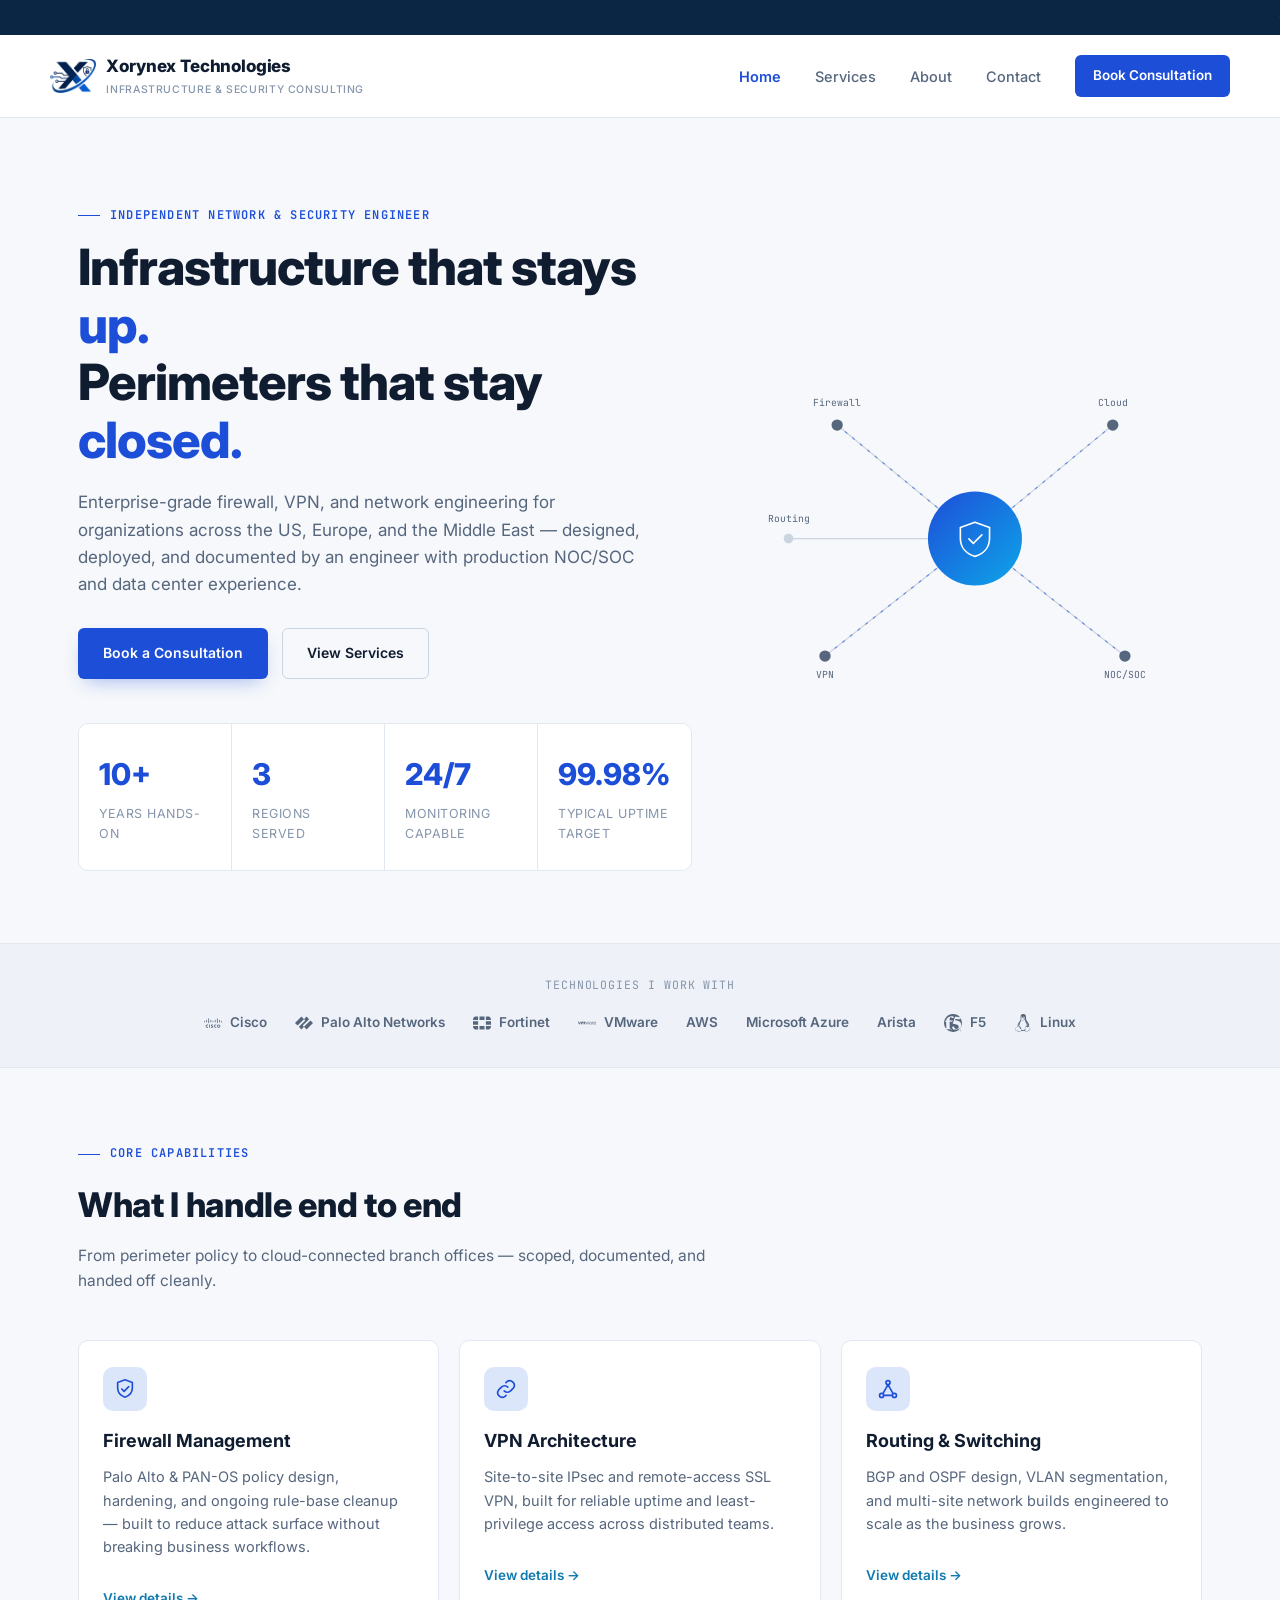
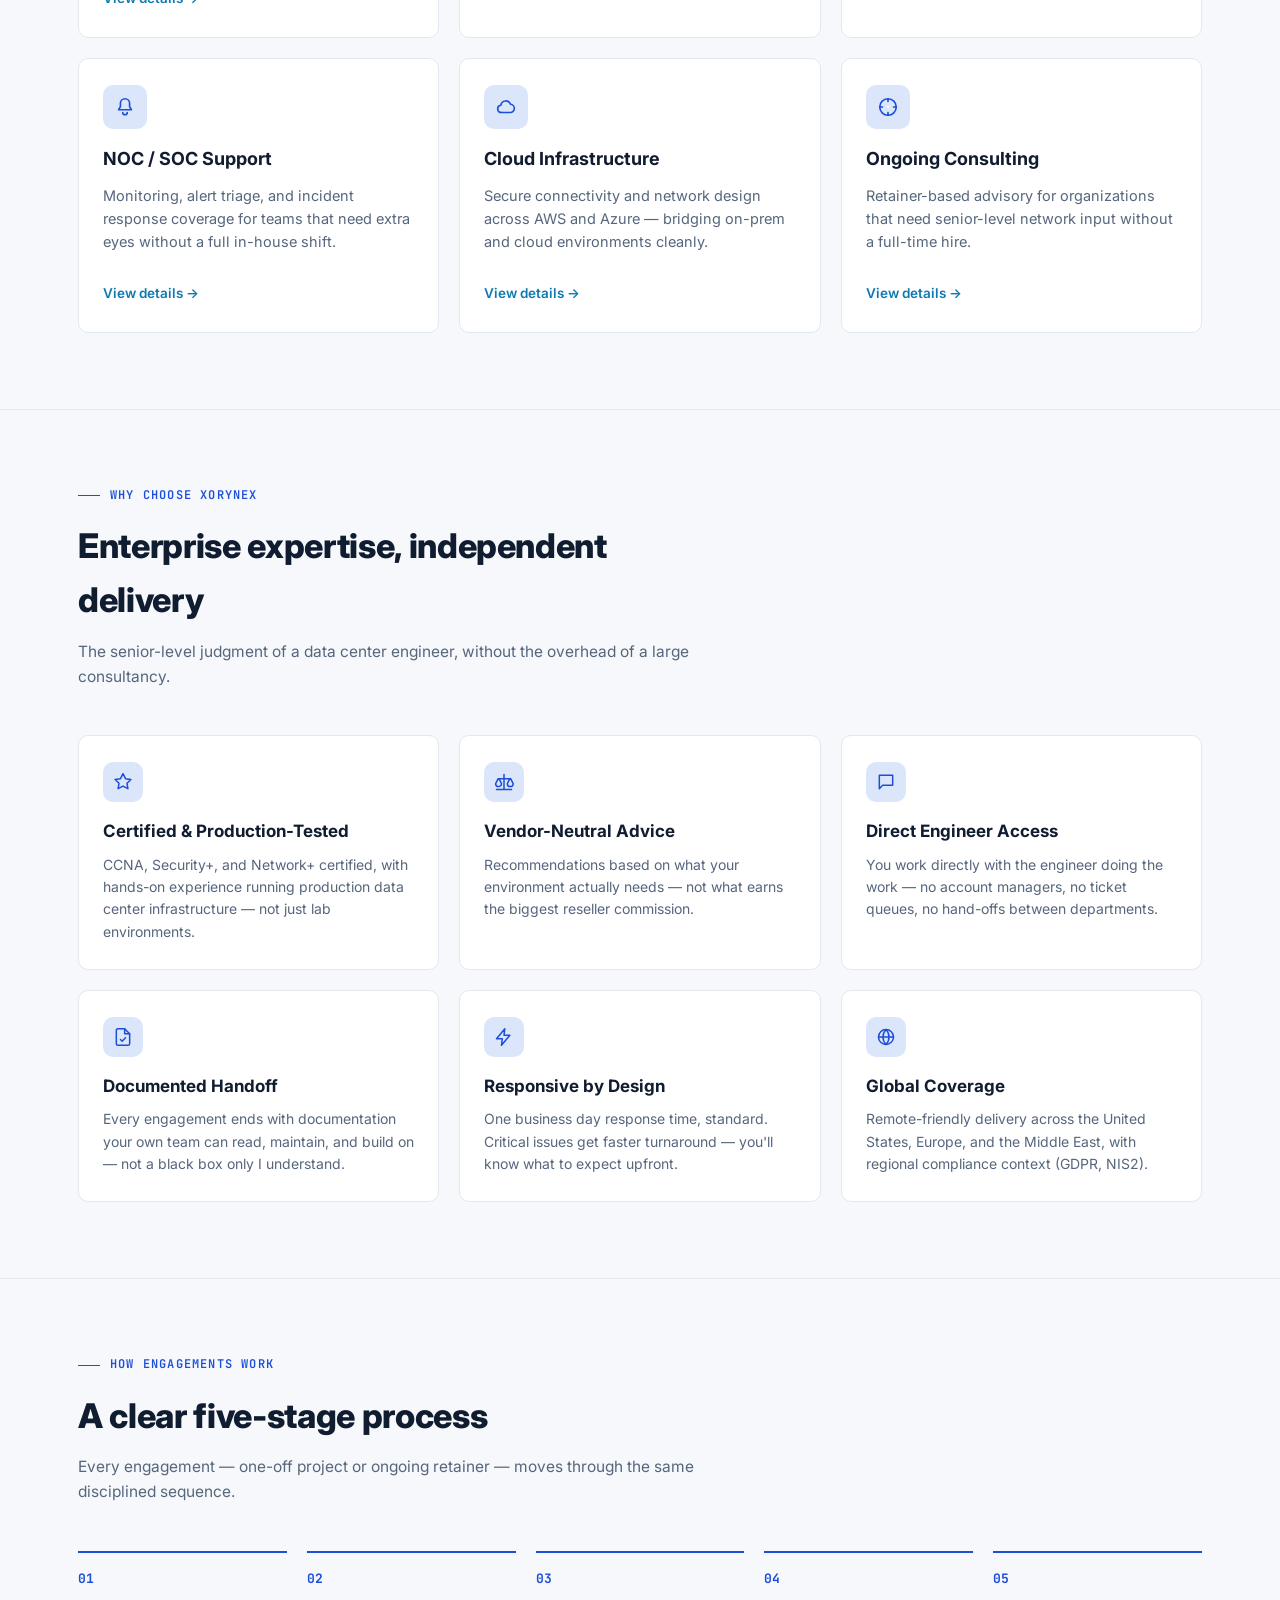
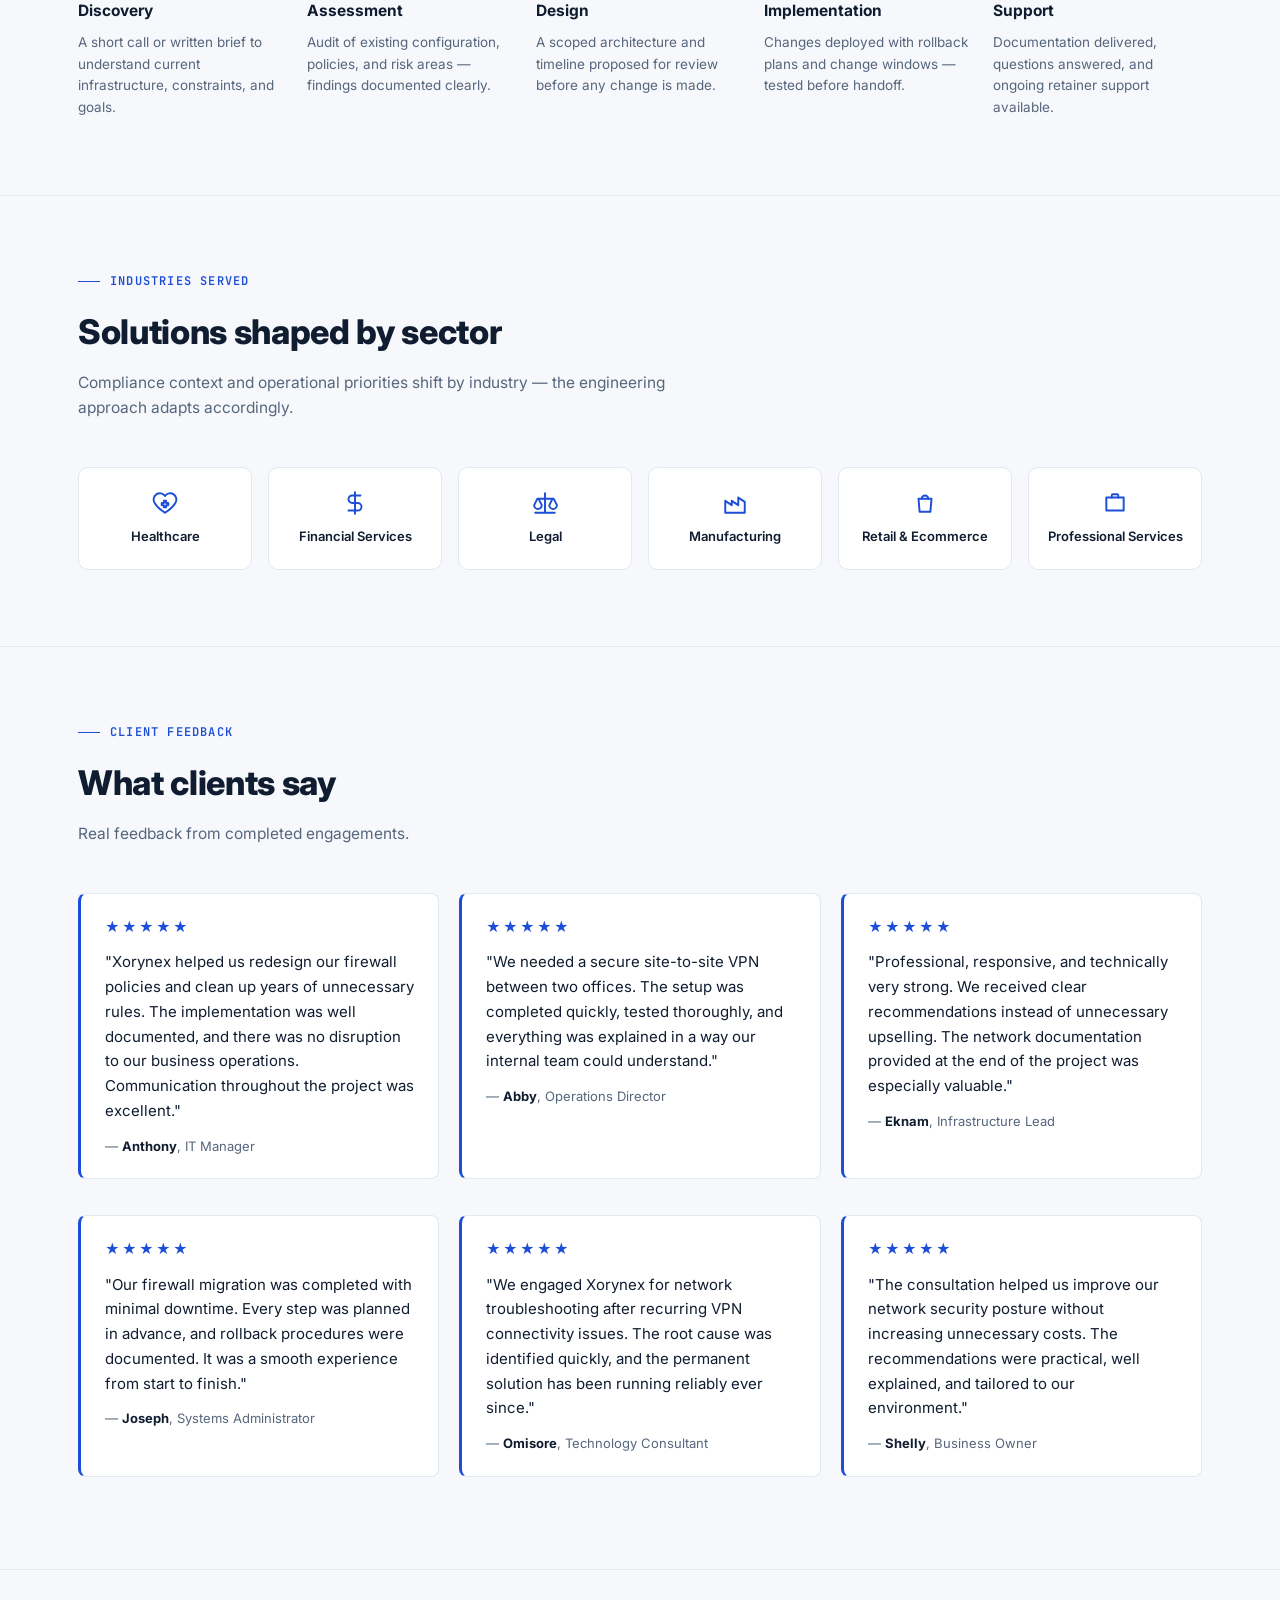
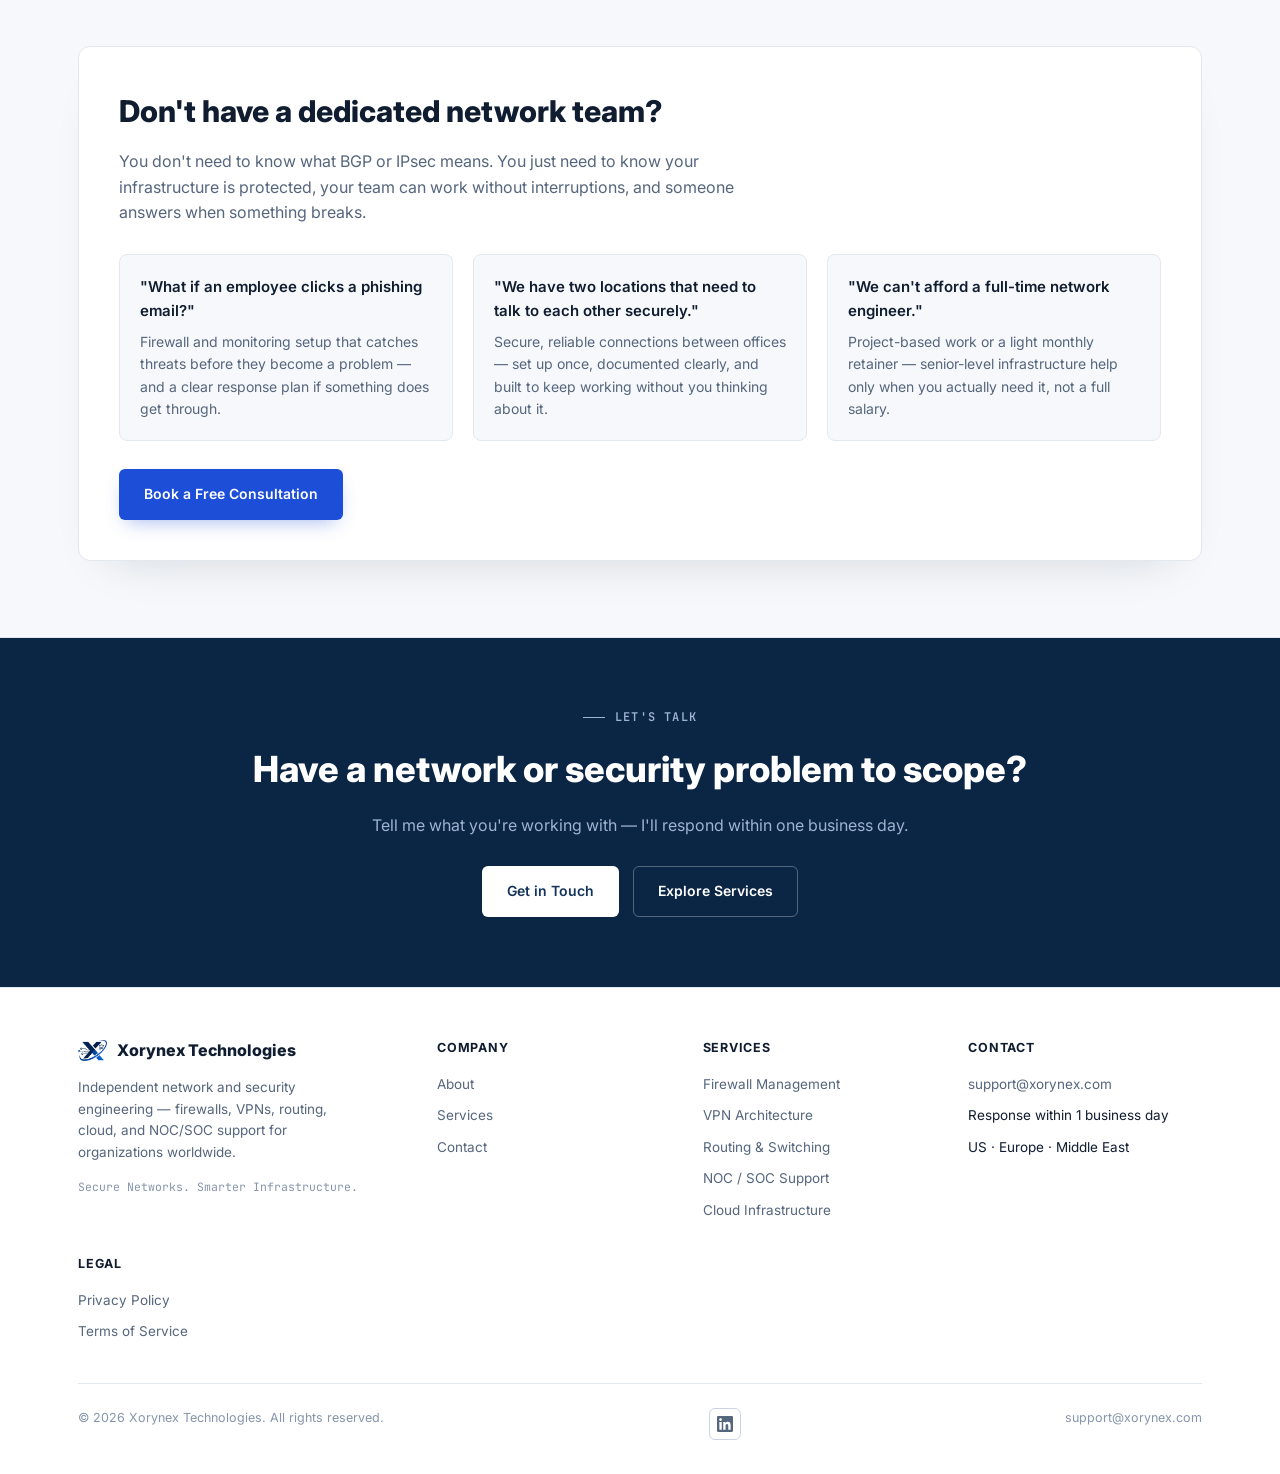
<file: index.html>
<!DOCTYPE html>
<html lang="en">
<head>
<meta charset="UTF-8">
<meta name="viewport" content="width=device-width, initial-scale=1.0">
<title>Xorynex Technologies — Network & Security Engineering</title>
<meta name="description" content="Freelance network and security engineering: firewall management, VPN architecture, routing & switching, NOC/SOC support, and cloud infrastructure for small businesses and independent freelancers worldwide.">
<link rel="stylesheet" href="style.css">

<!-- Favicons -->
<link rel="icon" href="/favicon.ico" sizes="any">
<link rel="icon" type="image/png" sizes="32x32" href="/favicon-32.png">
<link rel="icon" type="image/png" sizes="16x16" href="/favicon-16.png">
<link rel="apple-touch-icon" href="/apple-touch-icon.png">
<link rel="icon" type="image/png" sizes="192x192" href="/icon-192.png">
<link rel="manifest" href="/site.webmanifest">
<meta name="theme-color" content="#0b2545">

<!-- SEO -->
<link rel="canonical" href="https://xorynex.com/">
<meta name="robots" content="index, follow">

<!-- Open Graph -->
<meta property="og:type" content="website">
<meta property="og:site_name" content="Xorynex Technologies">
<meta property="og:url" content="https://xorynex.com/">
<meta property="og:title" content="Xorynex Technologies — Network & Security Engineering">
<meta property="og:description" content="Freelance network and security engineering: firewall management, VPN architecture, routing & switching, NOC/SOC support, and cloud infrastructure for small businesses and independent freelancers worldwide.">
<meta property="og:image" content="https://xorynex.com/og-image.jpg">
<meta property="og:image:width" content="1200">
<meta property="og:image:height" content="630">

<!-- Twitter -->
<meta name="twitter:card" content="summary_large_image">
<meta name="twitter:title" content="Xorynex Technologies — Network & Security Engineering">
<meta name="twitter:description" content="Freelance network and security engineering: firewall management, VPN architecture, routing & switching, NOC/SOC support, and cloud infrastructure for small businesses and independent freelancers worldwide.">
<meta name="twitter:image" content="https://xorynex.com/og-image.jpg">

<!-- Structured Data -->
<script type="application/ld+json">
{
  "@context": "https://schema.org",
  "@type": "Organization",
  "name": "Xorynex Technologies",
  "url": "https://xorynex.com",
  "logo": "https://xorynex.com/icon-512.png",
  "description": "Freelance network and security engineering: firewall management, VPN architecture, routing & switching, NOC/SOC support, and cloud infrastructure for small businesses and independent freelancers worldwide.",
  "email": "support@xorynex.com",
  "sameAs": [
    "https://www.linkedin.com/company/xorynex-technologies"
  ],
  "areaServed": ["United States", "Europe", "Middle East"],
  "aggregateRating": {
    "@type": "AggregateRating",
    "ratingValue": "5",
    "reviewCount": "6"
  },
  "review": [
    {
      "@type": "Review",
      "reviewRating": { "@type": "Rating", "ratingValue": "5", "bestRating": "5" },
      "author": { "@type": "Person", "name": "Anthony" },
      "reviewBody": "Xorynex helped us redesign our firewall policies and clean up years of unnecessary rules. The implementation was well documented, and there was no disruption to our business operations. Communication throughout the project was excellent."
    },
    {
      "@type": "Review",
      "reviewRating": { "@type": "Rating", "ratingValue": "5", "bestRating": "5" },
      "author": { "@type": "Person", "name": "Abby" },
      "reviewBody": "We needed a secure site-to-site VPN between two offices. The setup was completed quickly, tested thoroughly, and everything was explained in a way our internal team could understand."
    },
    {
      "@type": "Review",
      "reviewRating": { "@type": "Rating", "ratingValue": "5", "bestRating": "5" },
      "author": { "@type": "Person", "name": "Eknam" },
      "reviewBody": "Professional, responsive, and technically very strong. We received clear recommendations instead of unnecessary upselling. The network documentation provided at the end of the project was especially valuable."
    },
    {
      "@type": "Review",
      "reviewRating": { "@type": "Rating", "ratingValue": "5", "bestRating": "5" },
      "author": { "@type": "Person", "name": "Joseph" },
      "reviewBody": "Our firewall migration was completed with minimal downtime. Every step was planned in advance, and rollback procedures were documented. It was a smooth experience from start to finish."
    },
    {
      "@type": "Review",
      "reviewRating": { "@type": "Rating", "ratingValue": "5", "bestRating": "5" },
      "author": { "@type": "Person", "name": "Omisore" },
      "reviewBody": "We engaged Xorynex for network troubleshooting after recurring VPN connectivity issues. The root cause was identified quickly, and the permanent solution has been running reliably ever since."
    },
    {
      "@type": "Review",
      "reviewRating": { "@type": "Rating", "ratingValue": "5", "bestRating": "5" },
      "author": { "@type": "Person", "name": "Shelly" },
      "reviewBody": "The consultation helped us improve our network security posture without increasing unnecessary costs. The recommendations were practical, well explained, and tailored to our environment."
    }
  ]
}
</script>
</head>
<body>

<a href="#main-content" class="skip-link">Skip to main content</a>

<div class="ticker">
  <div class="ticker__track">
  
    <span class="ok">● firewall.policy: enforced</span>
    <span class="data">vpn.tunnels: monitored</span>
    <span class="ok">● noc.monitoring: active</span>
    <span class="warn">soc.alerts: triaged</span>
    <span class="ok">● bgp.sessions: established</span>
    <span class="data">clients: US · EU · MENA</span>
    <span class="ok">● status: accepting new engagements</span>
    <span class="ok">● firewall.policy: enforced</span>
    <span class="data">vpn.tunnels: monitored</span>
    <span class="ok">● noc.monitoring: active</span>
    <span class="warn">soc.alerts: triaged</span>
    <span class="ok">● bgp.sessions: established</span>
  </div>
</div>

<header class="site">
  <div class="wrap nav">
    <a href="/" class="brand">
      <img class="brand__logo" src="/logo-icon.png" alt="Xorynex Technologies logo" width="34" height="25">
      <span>Xorynex Technologies<small>Infrastructure &amp; Security Consulting</small></span>
    </a>
    <nav class="nav__links">
      <a href="/" class="current">Home</a>
      <a href="/services">Services</a>
      <a href="/about">About</a>
      <a href="/contact">Contact</a>
      <a href="/contact" class="nav__cta">Book Consultation</a>
    </nav>
    <button class="nav__toggle" aria-label="Toggle menu">☰ menu</button>
  </div>
</header>

<main id="main-content" tabindex="-1">

  <section class="hero" style="border-bottom:1px solid var(--line);">
    <div class="wrap hero__grid">
      <div>
        <div class="eyebrow">Independent Network &amp; Security Engineer</div>
        <h1>Infrastructure that stays <span class="accent">up.</span><br>Perimeters that stay <span class="accent">closed.</span></h1>
        <p class="lead">Enterprise-grade firewall, VPN, and network engineering for organizations across the US, Europe, and the Middle East — designed, deployed, and documented by an engineer with production NOC/SOC and data center experience.</p>
        <div class="btn-row">
          <a href="/contact" class="btn btn--primary">Book a Consultation</a>
          <a href="/services" class="btn btn--ghost">View Services</a>
        </div>
        <div class="stats reveal" style="margin-top:44px; box-shadow:var(--shadow-md);">
          <div class="stat"><div class="num">10+</div><div class="label">Years hands-on</div></div>
          <div class="stat"><div class="num">3</div><div class="label">Regions served</div></div>
          <div class="stat"><div class="num">24/7</div><div class="label">Monitoring capable</div></div>
          <div class="stat"><div class="num">99.98%</div><div class="label">Typical uptime target</div></div>
        </div>
      </div>

      <div class="hero__visual reveal" aria-hidden="true">
        <svg viewBox="0 0 560 480" xmlns="http://www.w3.org/2000/svg">
          <defs>
            <linearGradient id="heroCenterGrad" x1="0%" y1="0%" x2="100%" y2="100%">
              <stop offset="0%" stop-color="#1d4ed8"/>
              <stop offset="100%" stop-color="#0ea5e9"/>
            </linearGradient>
          </defs>
          <!-- connecting lines -->
          <g stroke="var(--line-bright)" stroke-width="1.5" fill="none">
            <path d="M280 240 L110 100"/>
            <path d="M280 240 L450 100"/>
            <path d="M280 240 L95 385"/>
            <path d="M280 240 L465 385"/>
            <path d="M280 240 L50 240"/>
          </g>
          <!-- animated flow overlay -->
          <g stroke="var(--signal)" stroke-width="1.5" fill="none" opacity="0.55">
            <path class="flow" d="M280 240 L110 100"/>
            <path class="flow" d="M280 240 L450 100"/>
            <path class="flow" d="M280 240 L95 385"/>
            <path class="flow" d="M280 240 L465 385"/>
          </g>

          <!-- satellite nodes -->
          <g font-family="var(--font-mono)" font-size="12" fill="var(--text-dim)">
            <circle class="pulse" cx="110" cy="100" r="7" fill="var(--signal-2)"/>
            <circle cx="110" cy="100" r="15" fill="none" stroke="var(--signal-2)" stroke-width="1.4" opacity="0.35"/>
            <text x="110" y="76" text-anchor="middle">Firewall</text>

            <circle class="pulse" cx="450" cy="100" r="7" fill="var(--signal-2)"/>
            <circle cx="450" cy="100" r="15" fill="none" stroke="var(--signal-2)" stroke-width="1.4" opacity="0.35"/>
            <text x="450" y="76" text-anchor="middle">Cloud</text>

            <circle class="pulse" cx="95" cy="385" r="7" fill="var(--signal-2)"/>
            <circle cx="95" cy="385" r="15" fill="none" stroke="var(--signal-2)" stroke-width="1.4" opacity="0.35"/>
            <text x="95" y="412" text-anchor="middle">VPN</text>

            <circle class="pulse" cx="465" cy="385" r="7" fill="var(--signal-2)"/>
            <circle cx="465" cy="385" r="15" fill="none" stroke="var(--signal-2)" stroke-width="1.4" opacity="0.35"/>
            <text x="465" y="412" text-anchor="middle">NOC/SOC</text>

            <circle cx="50" cy="240" r="6" fill="var(--line-bright)"/>
            <text x="50" y="220" text-anchor="middle">Routing</text>
          </g>

          <!-- center shield node -->
          <circle cx="280" cy="240" r="58" fill="url(#heroCenterGrad)"/>
          <circle cx="280" cy="240" r="58" fill="none" stroke="var(--signal-2)" stroke-width="1.5" opacity="0.4">
            <animate attributeName="r" values="58;74;58" dur="3s" repeatCount="indefinite"/>
            <animate attributeName="opacity" values="0.4;0;0.4" dur="3s" repeatCount="indefinite"/>
          </circle>
          <g transform="translate(258,218)" stroke="#fff" stroke-width="2" fill="none" stroke-linecap="round" stroke-linejoin="round">
            <path d="M22 2l18 6.5v13c0 12-8 19.5-18 22.5-10-3-18-10.5-18-22.5v-13z"/>
            <path d="M14.5 22.5l5.5 5.5 10.5-10.5"/>
          </g>
        </svg>
      </div>
    </div>
  </section>

  <div class="badge-strip-wrap">
    <div class="wrap">
      <div class="badge-strip-label">Technologies I work with</div>
      <div class="badge-strip">
        <span class="badge-strip__item"><svg class="badge-strip__icon" viewBox="0 0 24 24" fill="currentColor" aria-hidden="true"><path d="M16.331 18.171V17.06l-.022.01c-.25.121-.522.19-.801.203a1.186 1.186 0 01-.806-.237 1.038 1.038 0 01-.352-.498 1.21 1.21 0 01-.023-.667c.052-.225.178-.426.357-.569.16-.134.355-.218.562-.242a1.85 1.85 0 011.061.198l.024.013v-1.117l-.051-.014a2.862 2.862 0 00-1.011-.132 2.34 2.34 0 00-.903.206c-.287.132-.54.327-.739.571a2.221 2.221 0 00-.04 2.705c.295.378.709.645 1.175.756.491.12 1.006.102 1.487-.052l.082-.023M5.336 18.171V17.06l-.022.01c-.25.121-.522.19-.801.203a1.183 1.183 0 01-.806-.237 1.03 1.03 0 01-.351-.498 1.202 1.202 0 01-.024-.667c.052-.225.177-.426.357-.569.16-.134.355-.218.562-.242a1.85 1.85 0 011.061.198l.024.013v-1.117l-.051-.014a2.862 2.862 0 00-1.011-.132 2.344 2.344 0 00-.903.206 2.08 2.08 0 00-.74.571 2.224 2.224 0 00-.041 2.705 2.11 2.11 0 001.176.756c.491.12 1.005.102 1.487-.052l.083-.023M9.26 17.249l-.004.957.07.012c.22.041.441.069.664.085.195.019.391.022.587.012.187-.014.372-.049.551-.104.21-.06.405-.163.571-.305a1.16 1.16 0 00.333-.478 1.31 1.31 0 00-.007-.96 1.068 1.068 0 00-.298-.414 1.261 1.261 0 00-.438-.255l-.722-.268a.388.388 0 01-.197-.188.245.245 0 01.008-.219.382.382 0 01.154-.142.798.798 0 01.257-.074c.153-.022.308-.021.46.005.18.02.358.051.533.096l.038.008v-.883l-.069-.015a4.749 4.749 0 00-.543-.097 2.844 2.844 0 00-.714-.003c-.3.027-.585.143-.821.33-.16.126-.281.293-.351.484-.104.29-.105.608 0 .899.054.145.14.274.252.381.097.093.207.173.327.236.157.084.324.149.497.195.057.017.114.035.17.054l.085.031.024.01c.084.03.162.078.226.14.045.042.08.094.101.151a.325.325 0 01.001.161.339.339 0 01-.166.198.856.856 0 01-.275.086 2.032 2.032 0 01-.427.021 5.208 5.208 0 01-.557-.074 9.195 9.195 0 01-.287-.067l-.033-.006zm-2.475.995h1.05v-4.167h-1.05v4.167zm12.162-2.936a1.095 1.095 0 011.541.158 1.094 1.094 0 01-.157 1.541l-.017.014a1.096 1.096 0 01-1.367-1.713m-1.525.854a2.193 2.193 0 002.666 2.107 2.139 2.139 0 00.701-3.937 2.207 2.207 0 00-3.367 1.83M22.961 10.728a.52.52 0 001.039 0V9.573a.52.52 0 00-1.039 0v1.155M20.117 10.728a.522.522 0 001.041 0V8.139a.521.521 0 00-1.04 0v2.589M17.231 11.771a.521.521 0 001.039 0V6.17a.52.52 0 00-1.039 0v5.601M14.393 10.728a.521.521 0 001.04 0V8.139a.52.52 0 00-1.039 0v2.589M11.494 10.728a.522.522 0 001.039 0V9.573a.52.52 0 00-1.039 0v1.155M8.624 10.728a.52.52 0 001.039 0V8.139a.52.52 0 00-1.039 0v2.589M5.737 11.771a.52.52 0 001.039 0V6.17a.52.52 0 00-1.039 0v5.601M2.876 10.728a.522.522 0 001.04 0V8.139a.52.52 0 00-1.039 0v2.589M0 10.728a.521.521 0 001.039 0V9.573a.52.52 0 00-1.039 0v1.155"/></svg>Cisco</span>
        <span class="badge-strip__item"><svg class="badge-strip__icon" viewBox="0 0 24 24" fill="currentColor" aria-hidden="true"><path d="m10.278 15.443 1.705 1.705-3.426 3.426-3.427-3.426 8.592-8.591-1.705-1.705 3.426-3.426 3.427 3.426-8.592 8.591zM0 12.017l3.426 3.426 8.591-8.59-3.426-3.427L0 12.017zm11.983 5.13 3.426 3.427L24 11.983l-3.426-3.426-8.591 8.59z"/></svg>Palo Alto Networks</span>
        <span class="badge-strip__item"><svg class="badge-strip__icon" viewBox="0 0 24 24" fill="currentColor" aria-hidden="true"><path d="M0 9.785h6.788v4.454H0zm8.666-6.33h6.668v4.453H8.666zm0 12.637h6.668v4.454H8.666zm8.522-6.307H24v4.454h-6.812zM2.792 3.455C1.372 3.814.265 5.404 0 7.425v.506h6.788V3.454zM0 16.091v.554c.24 1.926 1.276 3.466 2.624 3.9h4.188v-4.454zm24-8.184v-.506c-.265-1.998-1.372-3.587-2.792-3.972h-4.02v4.454H24zM21.376 20.57c1.324-.458 2.36-1.974 2.624-3.9v-.554h-6.812v4.454Z"/></svg>Fortinet</span>
        <span class="badge-strip__item"><svg class="badge-strip__icon" viewBox="0 0 24 24" fill="currentColor" aria-hidden="true"><path d="M.5 10.1a.505.505 0 00-.197.048.497.497 0 00-.25.68l1.138 2.475c.179.38.38.592.721.592.342 0 .542-.22.72-.592l1.003-2.186a.144.144 0 01.144-.092.16.16 0 01.157.16v2.118a.535.535 0 101.066 0v-1.73a.531.531 0 01.566-.552.52.52 0 01.541.551v1.73a.531.531 0 00.53.593.539.539 0 00.535-.592v-1.73a.531.531 0 01.564-.552.52.52 0 01.543.551v1.73a.531.531 0 00.528.593.535.535 0 00.535-.592v-1.969a1.234 1.234 0 00-1.283-1.23 1.647 1.647 0 00-1.14.486 1.26 1.26 0 00-1.095-.483 1.807 1.807 0 00-1.074.483 1.287 1.287 0 00-.961-.483 1.177 1.177 0 00-1.158.786l-.729 1.716-.933-2.203.011-.004A.505.505 0 00.5 10.1zm18.43.06a.27.27 0 00-.266.274h.002v3.142a.27.27 0 10.535 0v-1.222c0-1.037.571-1.56 1.27-1.643a.266.266 0 00.238-.274.258.258 0 00-.266-.269 1.465 1.465 0 00-1.242.88v-.614a.266.266 0 00-.271-.274zm-6.735.008a.273.273 0 00-.25.217l-.912 2.627-.902-2.62a.28.28 0 00-.274-.22.266.266 0 00-.27.258.493.493 0 00.034.144l1.09 3.037.02-.007a.319.319 0 00.298.242.3.3 0 00.293-.242l.903-2.583.896 2.583a.3.3 0 00.293.242h.018a.319.319 0 00.293-.242l1.097-3.038a.512.512 0 00.033-.144.258.258 0 00-.265-.25.262.262 0 00-.258.209l-.918 2.63-.904-2.626a.285.285 0 00-.278-.217h-.025a.273.273 0 00-.012 0zm10.168.008a1.75 1.75 0 00-1.691 1.851 1.765 1.765 0 001.76 1.858l-.008.013a1.784 1.784 0 001.33-.539.228.228 0 00.082-.17.228.228 0 00-.379-.168 1.435 1.435 0 01-1.018.415 1.237 1.237 0 01-1.24-1.207h2.555a.247.247 0 00.246-.247c0-.945-.593-1.806-1.637-1.806zm-5.744.002a1.571 1.571 0 00-.158.006 2.384 2.384 0 00-1.078.205.22.22 0 00-.143.222.24.24 0 00.235.229.266.266 0 00.095-.024 1.822 1.822 0 01.834-.162c.691 0 1.07.334 1.07.979v.125a3.796 3.796 0 00-1.103-.15c-.892 0-1.52.4-1.52 1.16l-.003-.004c0 .736.671 1.117 1.34 1.117a1.575 1.575 0 001.298-.62v.343a.247.247 0 00.254.25.254.254 0 00.258-.262v-1.983a1.416 1.416 0 00-.379-1.046 1.571 1.571 0 00-1-.385zm5.719.43c.714 0 1.085.565 1.139 1.214h-2.278a1.222 1.222 0 011.139-1.215zm-5.885 1.382a3.75 3.75 0 011.057.153V12.49c0 .57-.539.973-1.2.973-.485 0-.904-.261-.904-.713 0-.467.375-.76 1.047-.76Z"/></svg>VMware</span>
        <span class="badge-strip__item badge-strip__item--text-only">AWS</span>
        <span class="badge-strip__item badge-strip__item--text-only">Microsoft Azure</span>
        <span class="badge-strip__item badge-strip__item--text-only">Arista</span>
        <span class="badge-strip__item"><svg class="badge-strip__icon" viewBox="0 0 24 24" fill="currentColor" aria-hidden="true"><path d="M12 0C5.373 0 0 5.373 0 12a11.943 11.943 0 002.336 7.1113c.509.004.8594-.111.8984-.33.046-.229.0068-.5825-.0332-.9395a55.067 55.067 0 01-.2344-7.4473c-.609.027-1.1547.055-1.6777.086.02-.471.046-.9188.084-1.3828.517-.05 1.064-.0936 1.666-.1446.026-.406.0568-.7983.0918-1.1953.27-2.43 2.828-3.9162 4.959-4.4902.946-.23 1.5245-.3022 1.9785-.3262.164-.005.3405-.0117.5175-.0117.442 0 .8899.0414 1.1739.2344.46.345.9135.6873 1.3965 1.0683.048.065.1024.1678-.0176.3438-.222.26-.4371.5084-.6621.7754-.13.157-.3454.1164-.5274.0664-.38-.194-.7462-.3728-1.1172-.5528-.672-.299-1.3666-.6061-2.1406-.5761-.483.039-.951.532-1 1.209a101.41 101.41 0 00-.1504 3.2285c1.343-.038 2.6837-.0624 4.0957-.0684l-.002.9453c-.46.206-.8954.413-1.3574.623-.953.011-1.8595.0202-2.7715.0352a125.13 125.13 0 00.1192 7.9317c.024.378.0424.7605.1504 1.0175.13.322.8798.5701 2.5098.6621.007.284.0153.5532.0253.8282-2.655-.077-5.205-.3302-7.248-.6992A11.962 11.962 0 0012 24c6.628 0 12-5.373 12-12a11.942 11.942 0 00-2.0957-6.7754c-.147.607-.2252 1.2378-.3672 1.8828-1.8-.234-3.9131-.4053-6.2871-.4883-.191.602-.3711 1.192-.5781 1.836 3.973.245 5.9048 1.2924 7.0508 2.5254 1.113 1.248 1.3501 2.6262 1.2851 3.9062-.143 2.081-1.0613 3.3971-2.3203 4.3711-1.274.96-2.8139 1.436-4.0469 1.539-1.819.137-4.2515-.2962-4.7695-.6132a178.03 178.03 0 01-.9492-2.2012c-.08-.166-.1294-.3371.0976-.5351.354-.339.6928-.6667 1.0508-1.0137.158-.155.3338-.2991.4668-.0781.489.755.9473 1.4477 1.4063 2.1367.522.77 1.3167 1.4695 3.0527 1.3535 1.459-.13 2.5675-1.2333 2.6855-2.4473.128-2.246-2.1446-3.8396-8.0546-4.3496a2571.27 2571.27 0 013.123-9.371c1.404.065 2.7043.1798 3.9453.3398.919.116 1.772.3287 2.627.4277A11.973 11.973 0 0012 0zm10.0195 21.1113c-.5006 0-.9082.4076-.9082.9082 0 .5007.4076.9082.9082.9082.5007 0 .9082-.4075.9082-.9082 0-.5006-.4075-.9082-.9082-.9082zm0 .127c.4318 0 .7793.3495.7793.7812a.7776.7776 0 01-.7793.7793c-.4317 0-.7812-.3475-.7812-.7793a.7809.7809 0 01.7812-.7812zm-.3652.2773v.9961h.1738v-.3926h.1387c.092 0 .1583.0112.1953.0332.062.037.0938.1146.0938.2286v.08l.002.0293a.07.07 0 01.0039.0118c0 .005-.0001.0068.0039.0098h.162l-.0058-.0137a.106.106 0 01-.0078-.0488.6846.6846 0 01-.004-.0743v-.0742a.276.276 0 00-.0527-.1543c-.037-.053-.0948-.0846-.1718-.0976A.408.408 0 0022.328 22c.066-.042.0977-.1103.0977-.1973 0-.124-.0503-.21-.1543-.252a.752.752 0 00-.2695-.035zm.1738.123h.1504a.45.45 0 01.211.0372c.042.024.0664.0735.0664.1445a.153.153 0 01-.1036.1563.451.451 0 01-.166.0214h-.1582z"/></svg>F5</span>
        <span class="badge-strip__item"><svg class="badge-strip__icon" viewBox="0 0 24 24" fill="currentColor" aria-hidden="true"><path d="M12.504 0c-.155 0-.315.008-.48.021-4.226.333-3.105 4.807-3.17 6.298-.076 1.092-.3 1.953-1.05 3.02-.885 1.051-2.127 2.75-2.716 4.521-.278.832-.41 1.684-.287 2.489a.424.424 0 00-.11.135c-.26.268-.45.6-.663.839-.199.199-.485.267-.797.4-.313.136-.658.269-.864.68-.09.189-.136.394-.132.602 0 .199.027.4.055.536.058.399.116.728.04.97-.249.68-.28 1.145-.106 1.484.174.334.535.47.94.601.81.2 1.91.135 2.774.6.926.466 1.866.67 2.616.47.526-.116.97-.464 1.208-.946.587-.003 1.23-.269 2.26-.334.699-.058 1.574.267 2.577.2.025.134.063.198.114.333l.003.003c.391.778 1.113 1.132 1.884 1.071.771-.06 1.592-.536 2.257-1.306.631-.765 1.683-1.084 2.378-1.503.348-.199.629-.469.649-.853.023-.4-.2-.811-.714-1.376v-.097l-.003-.003c-.17-.2-.25-.535-.338-.926-.085-.401-.182-.786-.492-1.046h-.003c-.059-.054-.123-.067-.188-.135a.357.357 0 00-.19-.064c.431-1.278.264-2.55-.173-3.694-.533-1.41-1.465-2.638-2.175-3.483-.796-1.005-1.576-1.957-1.56-3.368.026-2.152.236-6.133-3.544-6.139zm.529 3.405h.013c.213 0 .396.062.584.198.19.135.33.332.438.533.105.259.158.459.166.724 0-.02.006-.04.006-.06v.105a.086.086 0 01-.004-.021l-.004-.024a1.807 1.807 0 01-.15.706.953.953 0 01-.213.335.71.71 0 00-.088-.042c-.104-.045-.198-.064-.284-.133a1.312 1.312 0 00-.22-.066c.05-.06.146-.133.183-.198.053-.128.082-.264.088-.402v-.02a1.21 1.21 0 00-.061-.4c-.045-.134-.101-.2-.183-.333-.084-.066-.167-.132-.267-.132h-.016c-.093 0-.176.03-.262.132a.8.8 0 00-.205.334 1.18 1.18 0 00-.09.4v.019c.002.089.008.179.02.267-.193-.067-.438-.135-.607-.202a1.635 1.635 0 01-.018-.2v-.02a1.772 1.772 0 01.15-.768c.082-.22.232-.406.43-.533a.985.985 0 01.594-.2zm-2.962.059h.036c.142 0 .27.048.399.135.146.129.264.288.344.465.09.199.14.4.153.667v.004c.007.134.006.2-.002.266v.08c-.03.007-.056.018-.083.024-.152.055-.274.135-.393.2.012-.09.013-.18.003-.267v-.015c-.012-.133-.04-.2-.082-.333a.613.613 0 00-.166-.267.248.248 0 00-.183-.064h-.021c-.071.006-.13.04-.186.132a.552.552 0 00-.12.27.944.944 0 00-.023.33v.015c.012.135.037.2.08.334.046.134.098.2.166.268.01.009.02.018.034.024-.07.057-.117.07-.176.136a.304.304 0 01-.131.068 2.62 2.62 0 01-.275-.402 1.772 1.772 0 01-.155-.667 1.759 1.759 0 01.08-.668 1.43 1.43 0 01.283-.535c.128-.133.26-.2.418-.2zm1.37 1.706c.332 0 .733.065 1.216.399.293.2.523.269 1.052.468h.003c.255.136.405.266.478.399v-.131a.571.571 0 01.016.47c-.123.31-.516.643-1.063.842v.002c-.268.135-.501.333-.775.465-.276.135-.588.292-1.012.267a1.139 1.139 0 01-.448-.067 3.566 3.566 0 01-.322-.198c-.195-.135-.363-.332-.612-.465v-.005h-.005c-.4-.246-.616-.512-.686-.71-.07-.268-.005-.47.193-.6.224-.135.38-.271.483-.336.104-.074.143-.102.176-.131h.002v-.003c.169-.202.436-.47.839-.601.139-.036.294-.065.466-.065zm2.8 2.142c.358 1.417 1.196 3.475 1.735 4.473.286.534.855 1.659 1.102 3.024.156-.005.33.018.513.064.646-1.671-.546-3.467-1.089-3.966-.22-.2-.232-.335-.123-.335.59.534 1.365 1.572 1.646 2.757.13.535.16 1.104.021 1.67.067.028.135.06.205.067 1.032.534 1.413.938 1.23 1.537v-.043c-.06-.003-.12 0-.18 0h-.016c.151-.467-.182-.825-1.065-1.224-.915-.4-1.646-.336-1.77.465-.008.043-.013.066-.018.135-.068.023-.139.053-.209.064-.43.268-.662.669-.793 1.187-.13.533-.17 1.156-.205 1.869v.003c-.02.334-.17.838-.319 1.35-1.5 1.072-3.58 1.538-5.348.334a2.645 2.645 0 00-.402-.533 1.45 1.45 0 00-.275-.333c.182 0 .338-.03.465-.067a.615.615 0 00.314-.334c.108-.267 0-.697-.345-1.163-.345-.467-.931-.995-1.788-1.521-.63-.4-.986-.87-1.15-1.396-.165-.534-.143-1.085-.015-1.645.245-1.07.873-2.11 1.274-2.763.107-.065.037.135-.408.974-.396.751-1.14 2.497-.122 3.854a8.123 8.123 0 01.647-2.876c.564-1.278 1.743-3.504 1.836-5.268.048.036.217.135.289.202.218.133.38.333.59.465.21.201.477.335.876.335.039.003.075.006.11.006.412 0 .73-.134.997-.268.29-.134.52-.334.74-.4h.005c.467-.135.835-.402 1.044-.7zm2.185 8.958c.037.6.343 1.245.882 1.377.588.134 1.434-.333 1.791-.765l.211-.01c.315-.007.577.01.847.268l.003.003c.208.199.305.53.391.876.085.4.154.78.409 1.066.486.527.645.906.636 1.14l.003-.007v.018l-.003-.012c-.015.262-.185.396-.498.595-.63.401-1.746.712-2.457 1.57-.618.737-1.37 1.14-2.036 1.191-.664.053-1.237-.2-1.574-.898l-.005-.003c-.21-.4-.12-1.025.056-1.69.176-.668.428-1.344.463-1.897.037-.714.076-1.335.195-1.814.12-.465.308-.797.641-.984l.045-.022zm-10.814.049h.01c.053 0 .105.005.157.014.376.055.706.333 1.023.752l.91 1.664.003.003c.243.533.754 1.064 1.189 1.637.434.598.77 1.131.729 1.57v.006c-.057.744-.48 1.148-1.125 1.294-.645.135-1.52.002-2.395-.464-.968-.536-2.118-.469-2.857-.602-.369-.066-.61-.2-.723-.4-.11-.2-.113-.602.123-1.23v-.004l.002-.003c.117-.334.03-.752-.027-1.118-.055-.401-.083-.71.043-.94.16-.334.396-.4.69-.533.294-.135.64-.202.915-.47h.002v-.002c.256-.268.445-.601.668-.838.19-.201.38-.336.663-.336zm7.159-9.074c-.435.201-.945.535-1.488.535-.542 0-.97-.267-1.28-.466-.154-.134-.28-.268-.373-.335-.164-.134-.144-.333-.074-.333.109.016.129.134.199.2.096.066.215.2.36.333.292.2.68.467 1.167.467.485 0 1.053-.267 1.398-.466.195-.135.445-.334.648-.467.156-.136.149-.267.279-.267.128.016.034.134-.147.332a8.097 8.097 0 01-.69.468zm-1.082-1.583V5.64c-.006-.02.013-.042.029-.05.074-.043.18-.027.26.004.063 0 .16.067.15.135-.006.049-.085.066-.135.066-.055 0-.092-.043-.141-.068-.052-.018-.146-.008-.163-.065zm-.551 0c-.02.058-.113.049-.166.066-.047.025-.086.068-.14.068-.05 0-.13-.02-.136-.068-.01-.066.088-.133.15-.133.08-.031.184-.047.259-.005.019.009.036.03.03.05v.02h.003z"/></svg>Linux</span>
      </div>
    </div>
  </div>

  <section>
    <div class="wrap">
      <div class="section-head reveal">
        <div class="eyebrow">Core Capabilities</div>
        <h2>What I handle end to end</h2>
        <p>From perimeter policy to cloud-connected branch offices — scoped, documented, and handed off cleanly.</p>
      </div>
      <div class="grid-3">
        <div class="card reveal">
          <div class="card__icon" aria-hidden="true">
            <svg viewBox="0 0 24 24" stroke-width="1.8" stroke-linecap="round" stroke-linejoin="round"><path d="M12 2l8 3v6c0 5-3.5 8.5-8 10-4.5-1.5-8-5-8-10V5l8-3z"/><path d="M8.5 12l2.5 2.5 5-5"/></svg>
          </div>
          <h3>Firewall Management</h3>
          <p>Palo Alto &amp; PAN-OS policy design, hardening, and ongoing rule-base cleanup — built to reduce attack surface without breaking business workflows.</p>
          <a href="/services#firewall" class="more">View details →</a>
        </div>
        <div class="card reveal">
          <div class="card__icon" aria-hidden="true">
            <svg viewBox="0 0 24 24" stroke-width="1.8" stroke-linecap="round" stroke-linejoin="round"><path d="M10 14a5 5 0 007 0l3-3a5 5 0 00-7-7l-1 1"/><path d="M14 10a5 5 0 00-7 0l-3 3a5 5 0 007 7l1-1"/></svg>
          </div>
          <h3>VPN Architecture</h3>
          <p>Site-to-site IPsec and remote-access SSL VPN, built for reliable uptime and least-privilege access across distributed teams.</p>
          <a href="/services#vpn" class="more">View details →</a>
        </div>
        <div class="card reveal">
          <div class="card__icon" aria-hidden="true">
            <svg viewBox="0 0 24 24" stroke-width="1.8" stroke-linecap="round" stroke-linejoin="round"><circle cx="12" cy="5" r="2.2"/><circle cx="5" cy="19" r="2.2"/><circle cx="19" cy="19" r="2.2"/><path d="M12 7.2L6.6 16.8M12 7.2l5.4 9.6M7.4 19h9.2"/></svg>
          </div>
          <h3>Routing &amp; Switching</h3>
          <p>BGP and OSPF design, VLAN segmentation, and multi-site network builds engineered to scale as the business grows.</p>
          <a href="/services#routing" class="more">View details →</a>
        </div>
        <div class="card reveal">
          <div class="card__icon" aria-hidden="true">
            <svg viewBox="0 0 24 24" stroke-width="1.8" stroke-linecap="round" stroke-linejoin="round"><path d="M12 3a5 5 0 00-5 5v3.5L5 15h14l-2-3.5V8a5 5 0 00-5-5z"/><path d="M9.5 18a2.5 2.5 0 005 0"/></svg>
          </div>
          <h3>NOC / SOC Support</h3>
          <p>Monitoring, alert triage, and incident response coverage for teams that need extra eyes without a full in-house shift.</p>
          <a href="/services#noc-soc" class="more">View details →</a>
        </div>
        <div class="card reveal">
          <div class="card__icon" aria-hidden="true">
            <svg viewBox="0 0 24 24" stroke-width="1.8" stroke-linecap="round" stroke-linejoin="round"><path d="M7 18a4 4 0 01-.6-7.96A5.5 5.5 0 0117 9a4.5 4.5 0 01-.5 8.98H7z"/></svg>
          </div>
          <h3>Cloud Infrastructure</h3>
          <p>Secure connectivity and network design across AWS and Azure — bridging on-prem and cloud environments cleanly.</p>
          <a href="/services#cloud" class="more">View details →</a>
        </div>
        <div class="card reveal">
          <div class="card__icon" aria-hidden="true">
            <svg viewBox="0 0 24 24" stroke-width="1.8" stroke-linecap="round" stroke-linejoin="round"><circle cx="12" cy="12" r="9"/><circle cx="12" cy="12" r="1.3" fill="#fff" stroke="none"/><path d="M12 3v3M12 18v3M3 12h3M18 12h3"/></svg>
          </div>
          <h3>Ongoing Consulting</h3>
          <p>Retainer-based advisory for organizations that need senior-level network input without a full-time hire.</p>
          <a href="/services#consulting" class="more">View details →</a>
        </div>
      </div>
    </div>
  </section>

  <section>
    <div class="wrap">
      <div class="section-head reveal">
        <div class="eyebrow">Why Choose Xorynex</div>
        <h2>Enterprise expertise, independent delivery</h2>
        <p>The senior-level judgment of a data center engineer, without the overhead of a large consultancy.</p>
      </div>
      <div class="why-grid">
        <div class="why-card reveal">
          <div class="why-card__icon" aria-hidden="true">
            <svg viewBox="0 0 24 24" stroke-width="1.8" stroke-linecap="round" stroke-linejoin="round"><path d="M12 2l3 6 6.5 1-4.7 4.6 1.1 6.4L12 17l-5.9 3 1.1-6.4L2.5 9l6.5-1z"/></svg>
          </div>
          <h3>Certified &amp; Production-Tested</h3>
          <p>CCNA, Security+, and Network+ certified, with hands-on experience running production data center infrastructure — not just lab environments.</p>
        </div>
        <div class="why-card reveal">
          <div class="why-card__icon" aria-hidden="true">
            <svg viewBox="0 0 24 24" stroke-width="1.8" stroke-linecap="round" stroke-linejoin="round"><path d="M12 3v18M5 8l-3 6a3.5 3.5 0 007 0l-3-6zM19 8l-3 6a3.5 3.5 0 007 0l-3-6zM5 8h14M3 21h18"/></svg>
          </div>
          <h3>Vendor-Neutral Advice</h3>
          <p>Recommendations based on what your environment actually needs — not what earns the biggest reseller commission.</p>
        </div>
        <div class="why-card reveal">
          <div class="why-card__icon" aria-hidden="true">
            <svg viewBox="0 0 24 24" stroke-width="1.8" stroke-linecap="round" stroke-linejoin="round"><path d="M4 4h16v12H8l-4 4z"/></svg>
          </div>
          <h3>Direct Engineer Access</h3>
          <p>You work directly with the engineer doing the work — no account managers, no ticket queues, no hand-offs between departments.</p>
        </div>
        <div class="why-card reveal">
          <div class="why-card__icon" aria-hidden="true">
            <svg viewBox="0 0 24 24" stroke-width="1.8" stroke-linecap="round" stroke-linejoin="round"><path d="M14 2H6a2 2 0 00-2 2v16a2 2 0 002 2h12a2 2 0 002-2V8z"/><path d="M14 2v6h6M9 15l2 2 4-4"/></svg>
          </div>
          <h3>Documented Handoff</h3>
          <p>Every engagement ends with documentation your own team can read, maintain, and build on — not a black box only I understand.</p>
        </div>
        <div class="why-card reveal">
          <div class="why-card__icon" aria-hidden="true">
            <svg viewBox="0 0 24 24" stroke-width="1.8" stroke-linecap="round" stroke-linejoin="round"><path d="M13 2L3 14h7l-1 8 10-12h-7l1-8z"/></svg>
          </div>
          <h3>Responsive by Design</h3>
          <p>One business day response time, standard. Critical issues get faster turnaround — you'll know what to expect upfront.</p>
        </div>
        <div class="why-card reveal">
          <div class="why-card__icon" aria-hidden="true">
            <svg viewBox="0 0 24 24" stroke-width="1.8" stroke-linecap="round" stroke-linejoin="round"><circle cx="12" cy="12" r="9"/><path d="M3 12h18M12 3a13 13 0 010 18 13 13 0 010-18z"/></svg>
          </div>
          <h3>Global Coverage</h3>
          <p>Remote-friendly delivery across the United States, Europe, and the Middle East, with regional compliance context (GDPR, NIS2).</p>
        </div>
      </div>
    </div>
  </section>

  <section>
    <div class="wrap">
      <div class="section-head reveal">
        <div class="eyebrow">How Engagements Work</div>
        <h2>A clear five-stage process</h2>
        <p>Every engagement — one-off project or ongoing retainer — moves through the same disciplined sequence.</p>
      </div>
      <div class="process-strip">
        <div class="process-step reveal">
          <div class="process-step__num">01</div>
          <h3>Discovery</h3>
          <p>A short call or written brief to understand current infrastructure, constraints, and goals.</p>
        </div>
        <div class="process-step reveal">
          <div class="process-step__num">02</div>
          <h3>Assessment</h3>
          <p>Audit of existing configuration, policies, and risk areas — findings documented clearly.</p>
        </div>
        <div class="process-step reveal">
          <div class="process-step__num">03</div>
          <h3>Design</h3>
          <p>A scoped architecture and timeline proposed for review before any change is made.</p>
        </div>
        <div class="process-step reveal">
          <div class="process-step__num">04</div>
          <h3>Implementation</h3>
          <p>Changes deployed with rollback plans and change windows — tested before handoff.</p>
        </div>
        <div class="process-step reveal">
          <div class="process-step__num">05</div>
          <h3>Support</h3>
          <p>Documentation delivered, questions answered, and ongoing retainer support available.</p>
        </div>
      </div>
    </div>
  </section>

  <section>
    <div class="wrap">
      <div class="section-head reveal">
        <div class="eyebrow">Industries Served</div>
        <h2>Solutions shaped by sector</h2>
        <p>Compliance context and operational priorities shift by industry — the engineering approach adapts accordingly.</p>
      </div>
      <div class="industry-grid">
        <div class="industry-item reveal">
          <svg viewBox="0 0 24 24" stroke-width="1.8" stroke-linecap="round" stroke-linejoin="round"><path d="M12 21s-7-4.5-9.5-9A5.5 5.5 0 0112 5.5 5.5 5.5 0 0121.5 12c-2.5 4.5-9.5 9-9.5 9z"/><path d="M9 12h2v-2h2v2h2v2h-2v2h-2v-2H9z"/></svg>
          <span>Healthcare</span>
        </div>
        <div class="industry-item reveal">
          <svg viewBox="0 0 24 24" stroke-width="1.8" stroke-linecap="round" stroke-linejoin="round"><path d="M12 2v20M17 5H9.5a3.5 3.5 0 000 7h5a3.5 3.5 0 010 7H6"/></svg>
          <span>Financial Services</span>
        </div>
        <div class="industry-item reveal">
          <svg viewBox="0 0 24 24" stroke-width="1.8" stroke-linecap="round" stroke-linejoin="round"><path d="M12 3v18M5 8l-3 6a3.5 3.5 0 007 0l-3-6zM19 8l-3 6a3.5 3.5 0 007 0l-3-6zM5 8h14M3 21h18"/></svg>
          <span>Legal</span>
        </div>
        <div class="industry-item reveal">
          <svg viewBox="0 0 24 24" stroke-width="1.8" stroke-linecap="round" stroke-linejoin="round"><path d="M3 21V10l6 4v-4l6 4V7l6 4v10H3z"/></svg>
          <span>Manufacturing</span>
        </div>
        <div class="industry-item reveal">
          <svg viewBox="0 0 24 24" stroke-width="1.8" stroke-linecap="round" stroke-linejoin="round"><path d="M6 8h12l-1 12H7z"/><path d="M9 8a3 3 0 016 0"/></svg>
          <span>Retail &amp; Ecommerce</span>
        </div>
        <div class="industry-item reveal">
          <svg viewBox="0 0 24 24" stroke-width="1.8" stroke-linecap="round" stroke-linejoin="round"><path d="M4 7h16v12H4z"/><path d="M9 7V5a1 1 0 011-1h4a1 1 0 011 1v2"/></svg>
          <span>Professional Services</span>
        </div>
      </div>
    </div>
  </section>

  <section>
    <div class="wrap">
      <div class="section-head reveal">
        <div class="eyebrow">Client Feedback</div>
        <h2>What clients say</h2>
        <p>Real feedback from completed engagements.</p>
      </div>

      <div class="review-grid">

        <div class="log-entry review-card reveal">
          <div class="review-card__stars" aria-label="5 out of 5 stars">★★★★★</div>
          <p class="quote">"Xorynex helped us redesign our firewall policies and clean up years of unnecessary rules. The implementation was well documented, and there was no disruption to our business operations. Communication throughout the project was excellent."</p>
          <div class="log-entry__author">— <strong>Anthony</strong>, IT Manager</div>
        </div>

        <div class="log-entry review-card reveal">
          <div class="review-card__stars" aria-label="5 out of 5 stars">★★★★★</div>
          <p class="quote">"We needed a secure site-to-site VPN between two offices. The setup was completed quickly, tested thoroughly, and everything was explained in a way our internal team could understand."</p>
          <div class="log-entry__author">— <strong>Abby</strong>, Operations Director</div>
        </div>

        <div class="log-entry review-card reveal">
          <div class="review-card__stars" aria-label="5 out of 5 stars">★★★★★</div>
          <p class="quote">"Professional, responsive, and technically very strong. We received clear recommendations instead of unnecessary upselling. The network documentation provided at the end of the project was especially valuable."</p>
          <div class="log-entry__author">— <strong>Eknam</strong>, Infrastructure Lead</div>
        </div>

        <div class="log-entry review-card reveal">
          <div class="review-card__stars" aria-label="5 out of 5 stars">★★★★★</div>
          <p class="quote">"Our firewall migration was completed with minimal downtime. Every step was planned in advance, and rollback procedures were documented. It was a smooth experience from start to finish."</p>
          <div class="log-entry__author">— <strong>Joseph</strong>, Systems Administrator</div>
        </div>

        <div class="log-entry review-card reveal">
          <div class="review-card__stars" aria-label="5 out of 5 stars">★★★★★</div>
          <p class="quote">"We engaged Xorynex for network troubleshooting after recurring VPN connectivity issues. The root cause was identified quickly, and the permanent solution has been running reliably ever since."</p>
          <div class="log-entry__author">— <strong>Omisore</strong>, Technology Consultant</div>
        </div>

        <div class="log-entry review-card reveal">
          <div class="review-card__stars" aria-label="5 out of 5 stars">★★★★★</div>
          <p class="quote">"The consultation helped us improve our network security posture without increasing unnecessary costs. The recommendations were practical, well explained, and tailored to our environment."</p>
          <div class="log-entry__author">— <strong>Shelly</strong>, Business Owner</div>
        </div>

      </div>
    </div>
  </section>

  <section>
    <div class="wrap">
      <div class="plain-panel reveal">
        <h2>Don't have a dedicated network team?</h2>
        <p class="intro">You don't need to know what BGP or IPsec means. You just need to know your infrastructure is protected, your team can work without interruptions, and someone answers when something breaks.</p>
        <div class="plain-grid">
          <div class="plain-item">
            <p class="q">"What if an employee clicks a phishing email?"</p>
            <p>Firewall and monitoring setup that catches threats before they become a problem — and a clear response plan if something does get through.</p>
          </div>
          <div class="plain-item">
            <p class="q">"We have two locations that need to talk to each other securely."</p>
            <p>Secure, reliable connections between offices — set up once, documented clearly, and built to keep working without you thinking about it.</p>
          </div>
          <div class="plain-item">
            <p class="q">"We can't afford a full-time network engineer."</p>
            <p>Project-based work or a light monthly retainer — senior-level infrastructure help only when you actually need it, not a full salary.</p>
          </div>
        </div>
        <div class="btn-row" style="margin-top:28px;">
          <a href="/contact" class="btn btn--primary">Book a Free Consultation</a>
        </div>
      </div>
    </div>
  </section>

  <section class="cta-band" style="border-bottom:none;">
    <div class="wrap">
      <div class="eyebrow eyebrow--on-dark" style="justify-content:center;">Let's Talk</div>
      <h2>Have a network or security problem to scope?</h2>
      <p>Tell me what you're working with — I'll respond within one business day.</p>
      <div class="btn-row"><a href="/contact" class="btn btn--primary">Get in Touch</a><a href="/services" class="btn btn--ghost" style="color:#fff; border-color:rgba(255,255,255,0.3);">Explore Services</a></div>
    </div>
  </section>

</main>

<footer class="site">
  <div class="wrap">
    <div class="footer__grid">
      <div class="footer__col">
        <div class="footer__brand">
          <img src="/logo-icon.png" alt="Xorynex Technologies logo" width="28" height="21">
          <span>Xorynex Technologies</span>
        </div>
        <p>Independent network and security engineering — firewalls, VPNs, routing, cloud, and NOC/SOC support for organizations worldwide.</p>
        <div class="footer__meta-line" style="margin-top:14px;">Secure Networks. Smarter Infrastructure.</div>
      </div>
      <div class="footer__col">
        <h4>Company</h4>
        <ul>
          <li><a href="/about">About</a></li>
          <li><a href="/services">Services</a></li>
          <li><a href="/contact">Contact</a></li>
        </ul>
      </div>
      <div class="footer__col">
        <h4>Services</h4>
        <ul>
          <li><a href="/services#firewall">Firewall Management</a></li>
          <li><a href="/services#vpn">VPN Architecture</a></li>
          <li><a href="/services#routing">Routing &amp; Switching</a></li>
          <li><a href="/services#noc-soc">NOC / SOC Support</a></li>
          <li><a href="/services#cloud">Cloud Infrastructure</a></li>
        </ul>
      </div>
      <div class="footer__col">
        <h4>Contact</h4>
        <ul>
          <li><a href="mailto:support@xorynex.com">support@xorynex.com</a></li>
          <li>Response within 1 business day</li>
          <li>US &middot; Europe &middot; Middle East</li>
        </ul>
      </div>
      <div class="footer__col">
        <h4>Legal</h4>
        <ul>
          <li><a href="/privacy">Privacy Policy</a></li>
          <li><a href="/terms">Terms of Service</a></li>
        </ul>
      </div>
    </div>
    <div class="footer__bottom">
      <span>© 2026 Xorynex Technologies. All rights reserved.</span>
      <div class="footer__social">
        <a href="https://www.linkedin.com/company/xorynex-technologies" target="_blank" rel="noopener noreferrer" aria-label="LinkedIn">
          <svg viewBox="0 0 24 24" fill="currentColor">
            <path d="M20.447 20.452h-3.554v-5.569c0-1.328-.027-3.037-1.852-3.037-1.853 0-2.136 1.445-2.136 2.939v5.667H9.351V9h3.414v1.561h.046c.477-.9 1.637-1.85 3.37-1.85 3.601 0 4.267 2.37 4.267 5.455v6.286zM5.337 7.433c-1.144 0-2.063-.926-2.063-2.065 0-1.138.92-2.063 2.063-2.063 1.14 0 2.064.925 2.064 2.063 0 1.139-.925 2.065-2.064 2.065zm1.782 13.019H3.555V9h3.564v11.452zM22.225 0H1.771C.792 0 0 .774 0 1.729v20.542C0 23.227.792 24 1.771 24h20.451C23.2 24 24 23.227 24 22.271V1.729C24 .774 23.2 0 22.222 0h.003z"/>
          </svg>
        </a>
      </div>
      <span>support@xorynex.com</span>
    </div>
  </div>
</footer>

<script src="script.js"></script>
</body>
</html>
</file>
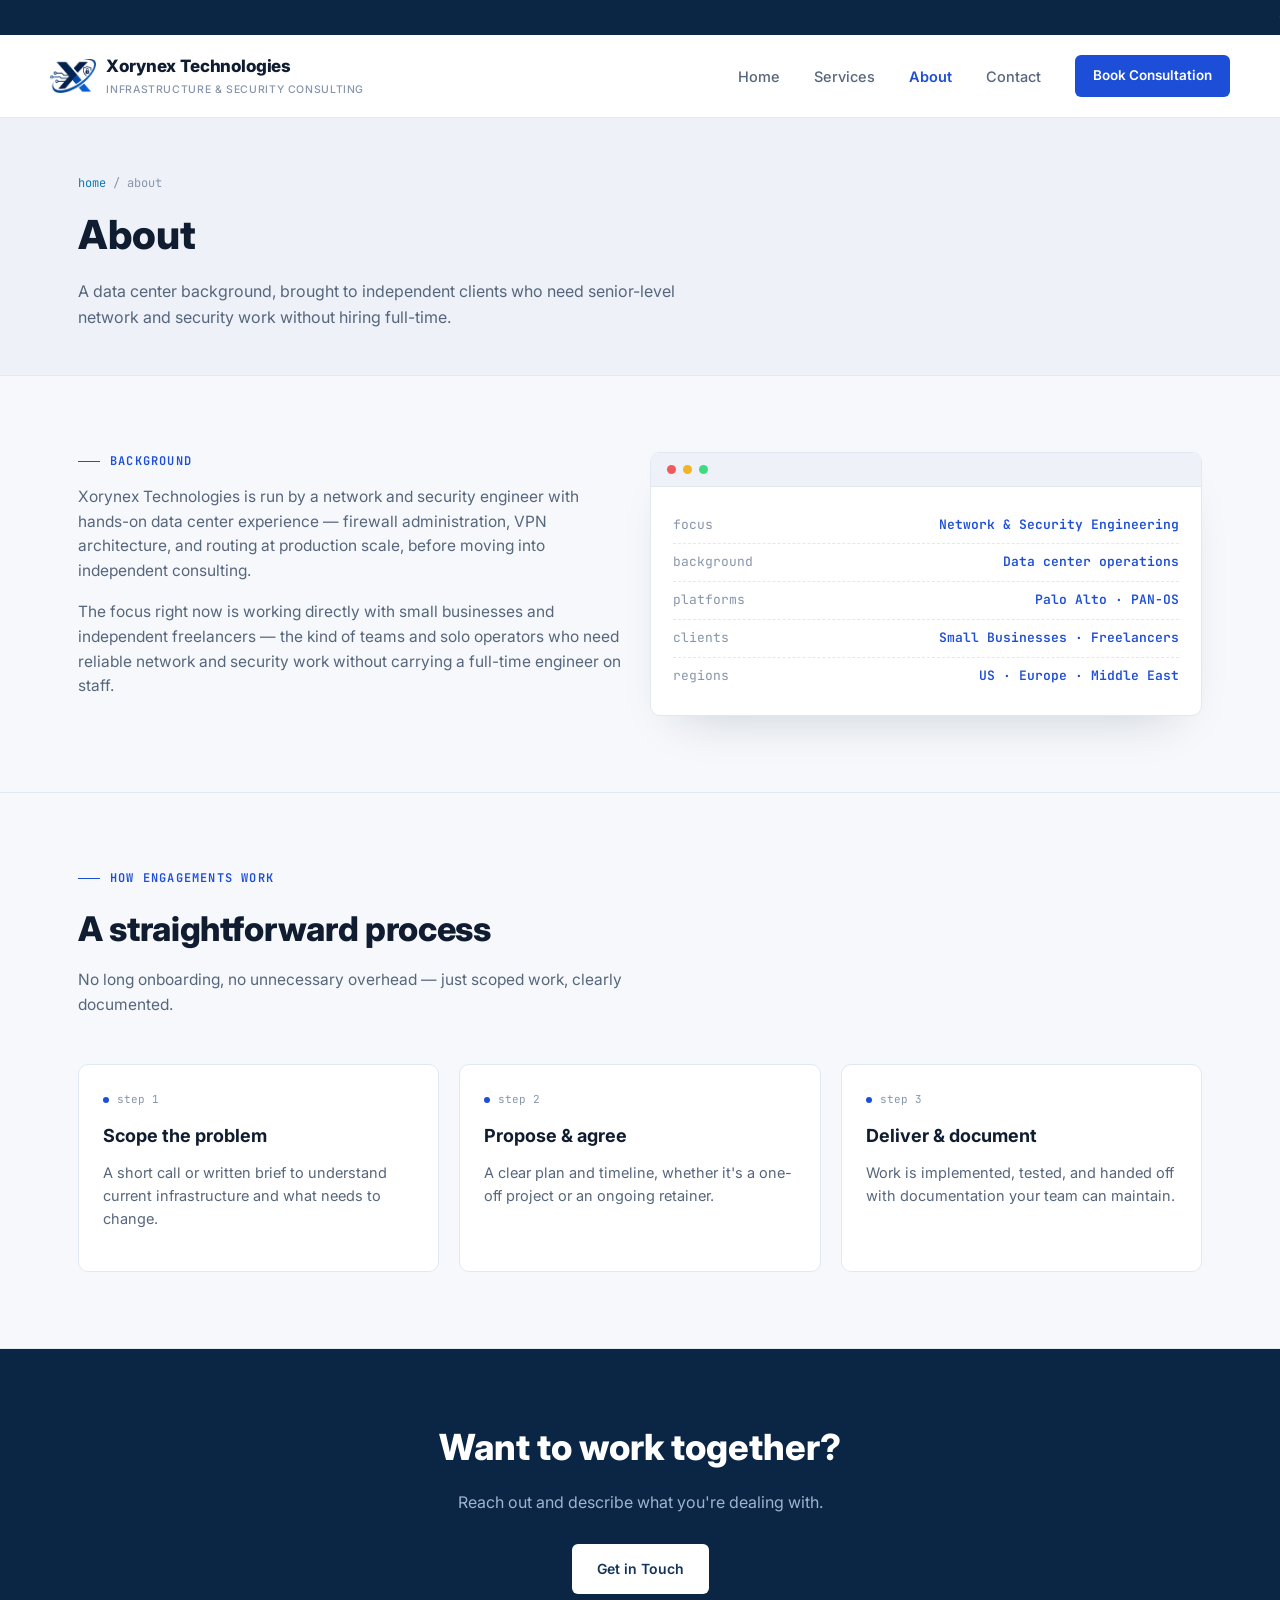
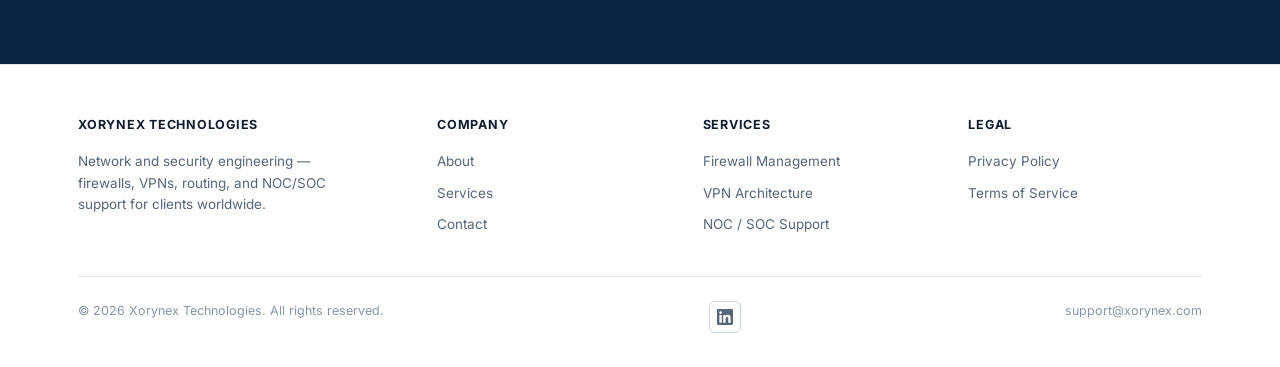
<file: about.html>
<!DOCTYPE html>
<html lang="en">
<head>
<meta charset="UTF-8">
<meta name="viewport" content="width=device-width, initial-scale=1.0">
<title>About — Xorynex Technologies</title>
<meta name="description" content="Xorynex Technologies is an independent network and security engineering practice with a data center background, serving small businesses and independent freelancers internationally.">
<link rel="stylesheet" href="style.css">

<!-- Favicons -->
<link rel="icon" href="/favicon.ico" sizes="any">
<link rel="icon" type="image/png" sizes="32x32" href="/favicon-32.png">
<link rel="icon" type="image/png" sizes="16x16" href="/favicon-16.png">
<link rel="apple-touch-icon" href="/apple-touch-icon.png">
<link rel="icon" type="image/png" sizes="192x192" href="/icon-192.png">
<link rel="manifest" href="/site.webmanifest">
<meta name="theme-color" content="#0b2545">

<!-- SEO -->
<link rel="canonical" href="https://xorynex.com/about">
<meta name="robots" content="index, follow">

<!-- Open Graph -->
<meta property="og:type" content="website">
<meta property="og:site_name" content="Xorynex Technologies">
<meta property="og:url" content="https://xorynex.com/about">
<meta property="og:title" content="About — Xorynex Technologies">
<meta property="og:description" content="Xorynex Technologies is an independent network and security engineering practice with a data center background, serving small businesses and independent freelancers internationally.">
<meta property="og:image" content="https://xorynex.com/og-image.jpg">
<meta property="og:image:width" content="1200">
<meta property="og:image:height" content="630">

<!-- Twitter -->
<meta name="twitter:card" content="summary_large_image">
<meta name="twitter:title" content="About — Xorynex Technologies">
<meta name="twitter:description" content="Xorynex Technologies is an independent network and security engineering practice with a data center background, serving small businesses and independent freelancers internationally.">
<meta name="twitter:image" content="https://xorynex.com/og-image.jpg">
</head>
<body>

<div class="ticker">
  <div class="ticker__track">
    <span class="ok">● firewall.policy: enforced</span>
    <span class="data">vpn.tunnels: monitored</span>
    <span class="ok">● noc.monitoring: online</span>
    <span class="warn">soc.alerts: triaged</span>
    <span class="ok">● bgp.sessions: established</span>
    <span class="data">clients: US · EU · MENA</span>
    <span class="ok">● status: accepting new engagements</span>
    <span class="ok">● firewall.policy: enforced</span>
    <span class="data">vpn.tunnels: monitored</span>
  </div>
</div>

<header class="site">
  <div class="wrap nav">
    <a href="/" class="brand">
      <img class="brand__logo" src="/logo-icon.png" alt="Xorynex Technologies logo" width="34" height="25">
      <span>Xorynex Technologies<small>Infrastructure &amp; Security Consulting</small></span>
    </a>
    <nav class="nav__links">
      <a href="/">Home</a>
      <a href="/services">Services</a>
      <a href="/about" class="current">About</a>
      <a href="/contact">Contact</a>
      <a href="/contact" class="nav__cta">Book Consultation</a>
    </nav>
    <button class="nav__toggle" aria-label="Toggle menu">☰ menu</button>
  </div>
</header>

<main>
  <div class="page-header">
    <div class="wrap">
      <div class="breadcrumb"><a href="/">home</a> / about</div>
      <h1>About</h1>
      <p>A data center background, brought to independent clients who need senior-level network and security work without hiring full-time.</p>
    </div>
  </div>

  <section>
    <div class="wrap grid-2" style="align-items:start;">
      <div class="reveal">
        <div class="eyebrow">Background</div>
        <p style="font-size:15.5px; color:var(--text-dim); margin:0 0 16px;">Xorynex Technologies is run by a network and security engineer with hands-on data center experience — firewall administration, VPN architecture, and routing at production scale, before moving into independent consulting.</p>
        <p style="font-size:15.5px; color:var(--text-dim); margin:0;">The focus right now is working directly with small businesses and independent freelancers — the kind of teams and solo operators who need reliable network and security work without carrying a full-time engineer on staff.</p>
      </div>
      <div class="console reveal">
        <div class="console__bar">
          <span style="background:#ef5b5b"></span><span style="background:#f0b429"></span><span style="background:#3ddc84"></span>
        </div>
        <div class="console__body">
          <div class="row"><span class="k">focus</span><span class="v ok">Network &amp; Security Engineering</span></div>
          <div class="row"><span class="k">background</span><span class="v ok">Data center operations</span></div>
          <div class="row"><span class="k">platforms</span><span class="v ok">Palo Alto · PAN-OS</span></div>
          <div class="row"><span class="k">clients</span><span class="v ok">Small Businesses · Freelancers</span></div>
          <div class="row"><span class="k">regions</span><span class="v ok">US · Europe · Middle East</span></div>
        </div>
      </div>
    </div>
  </section>

  <section>
    <div class="wrap">
      <div class="section-head reveal">
        <div class="eyebrow">How Engagements Work</div>
        <h2>A straightforward process</h2>
        <p>No long onboarding, no unnecessary overhead — just scoped work, clearly documented.</p>
      </div>
      <div class="grid-3">
        <div class="card reveal">
          <div class="card__index"><span class="dot"></span>step 1</div>
          <h3>Scope the problem</h3>
          <p>A short call or written brief to understand current infrastructure and what needs to change.</p>
        </div>
        <div class="card reveal">
          <div class="card__index"><span class="dot"></span>step 2</div>
          <h3>Propose &amp; agree</h3>
          <p>A clear plan and timeline, whether it's a one-off project or an ongoing retainer.</p>
        </div>
        <div class="card reveal">
          <div class="card__index"><span class="dot"></span>step 3</div>
          <h3>Deliver &amp; document</h3>
          <p>Work is implemented, tested, and handed off with documentation your team can maintain.</p>
        </div>
      </div>
    </div>
  </section>

  <section class="cta-band" style="border-bottom:none;">
    <div class="wrap">
      <h2>Want to work together?</h2>
      <p>Reach out and describe what you're dealing with.</p>
      <div class="btn-row"><a href="/contact" class="btn btn--primary">Get in Touch</a></div>
    </div>
  </section>
</main>

<footer class="site">
  <div class="wrap">
    <div class="footer__grid">
      <div class="footer__col">
        <h4>Xorynex Technologies</h4>
        <p>Network and security engineering — firewalls, VPNs, routing, and NOC/SOC support for clients worldwide.</p>
      </div>
      <div class="footer__col">
        <h4>Company</h4>
        <ul>
          <li><a href="/about">About</a></li>
          <li><a href="/services">Services</a></li>
          <li><a href="/contact">Contact</a></li>
        </ul>
      </div>
      <div class="footer__col">
        <h4>Services</h4>
        <ul>
          <li><a href="/services#firewall">Firewall Management</a></li>
          <li><a href="/services#vpn">VPN Architecture</a></li>
          <li><a href="/services#noc-soc">NOC / SOC Support</a></li>
        </ul>
      </div>
      <div class="footer__col">
        <h4>Legal</h4>
        <ul>
          <li><a href="/privacy">Privacy Policy</a></li>
          <li><a href="/terms">Terms of Service</a></li>
        </ul>
      </div>
    </div>
    <div class="footer__bottom">
      <span>© 2026 Xorynex Technologies. All rights reserved.</span>
      <div class="footer__social">
        <a href="https://www.linkedin.com/company/xorynex-technologies" target="_blank" rel="noopener noreferrer" aria-label="LinkedIn">
          <svg viewBox="0 0 24 24" fill="currentColor">
            <path d="M20.447 20.452h-3.554v-5.569c0-1.328-.027-3.037-1.852-3.037-1.853 0-2.136 1.445-2.136 2.939v5.667H9.351V9h3.414v1.561h.046c.477-.9 1.637-1.85 3.37-1.85 3.601 0 4.267 2.37 4.267 5.455v6.286zM5.337 7.433c-1.144 0-2.063-.926-2.063-2.065 0-1.138.92-2.063 2.063-2.063 1.14 0 2.064.925 2.064 2.063 0 1.139-.925 2.065-2.064 2.065zm1.782 13.019H3.555V9h3.564v11.452zM22.225 0H1.771C.792 0 0 .774 0 1.729v20.542C0 23.227.792 24 1.771 24h20.451C23.2 24 24 23.227 24 22.271V1.729C24 .774 23.2 0 22.222 0h.003z"/>
          </svg>
        </a>
      </div>
      <span>support@xorynex.com</span>
    </div>
  </div>
</footer>

<script src="script.js"></script>
</body>
</html>
</file>
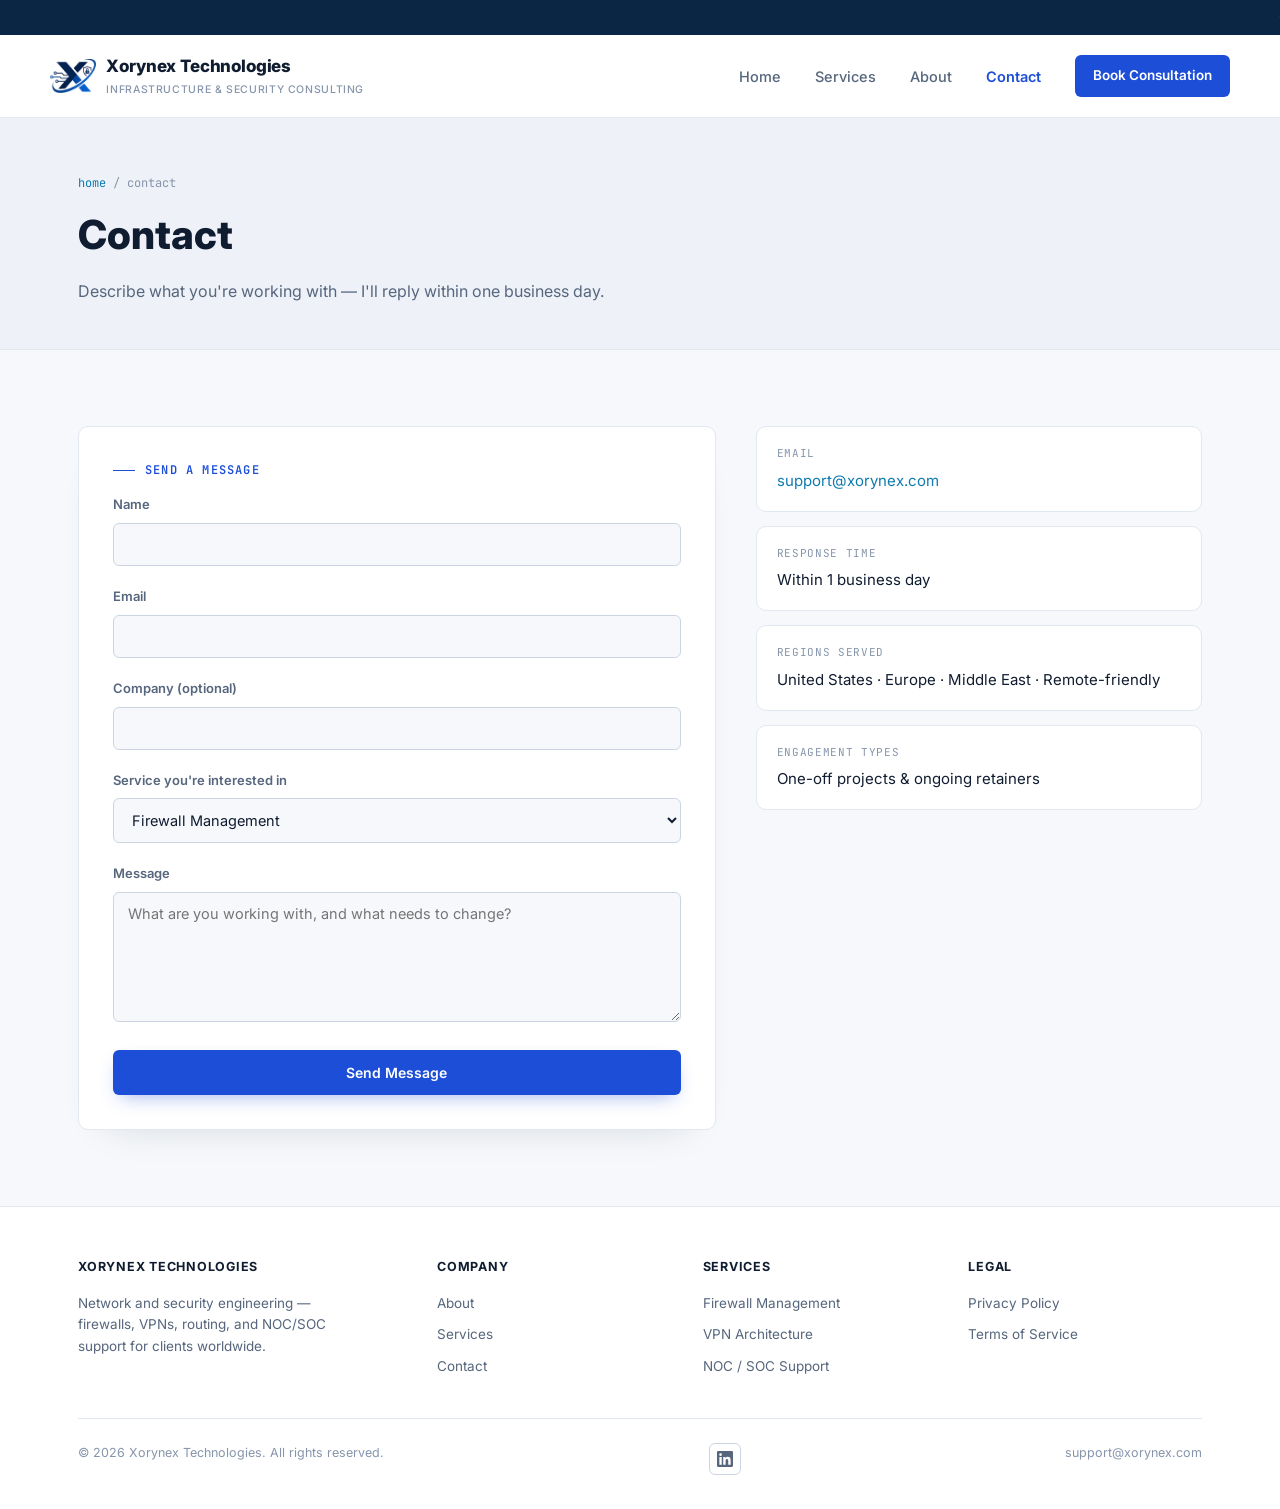
<file: contact.html>
<!DOCTYPE html>
<html lang="en">
<head>
<meta charset="UTF-8">
<meta name="viewport" content="width=device-width, initial-scale=1.0">
<title>Contact — Xorynex Technologies</title>
<meta name="description" content="Get in touch with Xorynex Technologies for firewall, VPN, routing, NOC/SOC, or cloud infrastructure work. Reach support@xorynex.com or use the form below.">
<link rel="stylesheet" href="style.css">

<!-- Favicons -->
<link rel="icon" href="/favicon.ico" sizes="any">
<link rel="icon" type="image/png" sizes="32x32" href="/favicon-32.png">
<link rel="icon" type="image/png" sizes="16x16" href="/favicon-16.png">
<link rel="apple-touch-icon" href="/apple-touch-icon.png">
<link rel="icon" type="image/png" sizes="192x192" href="/icon-192.png">
<link rel="manifest" href="/site.webmanifest">
<meta name="theme-color" content="#0b2545">

<!-- SEO -->
<link rel="canonical" href="https://xorynex.com/contact">
<meta name="robots" content="index, follow">

<!-- Open Graph -->
<meta property="og:type" content="website">
<meta property="og:site_name" content="Xorynex Technologies">
<meta property="og:url" content="https://xorynex.com/contact">
<meta property="og:title" content="Contact — Xorynex Technologies">
<meta property="og:description" content="Get in touch with Xorynex Technologies for firewall, VPN, routing, NOC/SOC, or cloud infrastructure work. Reach support@xorynex.com or use the form below.">
<meta property="og:image" content="https://xorynex.com/og-image.jpg">
<meta property="og:image:width" content="1200">
<meta property="og:image:height" content="630">

<!-- Twitter -->
<meta name="twitter:card" content="summary_large_image">
<meta name="twitter:title" content="Contact — Xorynex Technologies">
<meta name="twitter:description" content="Get in touch with Xorynex Technologies for firewall, VPN, routing, NOC/SOC, or cloud infrastructure work. Reach support@xorynex.com or use the form below.">
<meta name="twitter:image" content="https://xorynex.com/og-image.jpg">
</head>
<body>

<div class="ticker">
  <div class="ticker__track">
    <span class="ok">● firewall.policy: enforced</span>
    <span class="data">vpn.tunnels: monitored</span>
    <span class="ok">● noc.monitoring: online</span>
    <span class="warn">soc.alerts: triaged</span>
    <span class="ok">● status: accepting new engagements</span>
    <span class="ok">● firewall.policy: enforced</span>
    <span class="data">vpn.tunnels: monitored</span>
  </div>
</div>

<header class="site">
  <div class="wrap nav">
    <a href="/" class="brand">
      <img class="brand__logo" src="/logo-icon.png" alt="Xorynex Technologies logo" width="34" height="25">
      <span>Xorynex Technologies<small>Infrastructure &amp; Security Consulting</small></span>
    </a>
    <nav class="nav__links">
      <a href="/">Home</a>
      <a href="/services">Services</a>
      <a href="/about">About</a>
      <a href="/contact" class="current">Contact</a>
      <a href="/contact" class="nav__cta">Book Consultation</a>
    </nav>
    <button class="nav__toggle" aria-label="Toggle menu">☰ menu</button>
  </div>
</header>

<main>
  <div class="page-header">
    <div class="wrap">
      <div class="breadcrumb"><a href="/">home</a> / contact</div>
      <h1>Contact</h1>
      <p>Describe what you're working with — I'll reply within one business day.</p>
    </div>
  </div>

  <section>
    <div class="wrap contact-grid">

      <div class="form-panel reveal">
        <div class="eyebrow">Send a Message</div>
        <form id="contact-form">
          <input type="hidden" name="access_key" value="0ec40d4b-c267-4b6a-a8aa-eaae4de8156a">
          <input type="hidden" name="subject" value="New inquiry from Xorynex Technologies website">
          <input type="checkbox" name="botcheck" style="display:none;">

          <div class="field">
            <label for="name">Name</label>
            <input type="text" id="name" name="name" required>
          </div>
          <div class="field">
            <label for="email">Email</label>
            <input type="email" id="email" name="email" required>
          </div>
          <div class="field">
            <label for="company">Company (optional)</label>
            <input type="text" id="company" name="company">
          </div>
          <div class="field">
            <label for="service">Service you're interested in</label>
            <select id="service" name="service">
              <option>Firewall Management</option>
              <option>VPN Architecture</option>
              <option>Routing &amp; Switching</option>
              <option>NOC / SOC Support</option>
              <option>Cloud Infrastructure</option>
              <option>Ongoing Consulting</option>
              <option>Not sure yet</option>
            </select>
          </div>
          <div class="field">
            <label for="message">Message</label>
            <textarea id="message" name="message" required placeholder="What are you working with, and what needs to change?"></textarea>
          </div>
          <button type="submit" class="btn btn--primary" style="width:100%; justify-content:center;">Send Message</button>
          <div id="form-status" class="form-status"></div>
        </form>
      </div>

      <div class="contact-meta reveal">
        <div class="item">
          <div class="k">Email</div>
          <div class="v"><a href="mailto:support@xorynex.com">support@xorynex.com</a></div>
        </div>
        <div class="item">
          <div class="k">Response Time</div>
          <div class="v">Within 1 business day</div>
        </div>
        <div class="item">
          <div class="k">Regions Served</div>
          <div class="v">United States · Europe · Middle East · Remote-friendly</div>
        </div>
        <div class="item">
          <div class="k">Engagement Types</div>
          <div class="v">One-off projects &amp; ongoing retainers</div>
        </div>
      </div>

    </div>
  </section>

</main>

<footer class="site">
  <div class="wrap">
    <div class="footer__grid">
      <div class="footer__col">
        <h4>Xorynex Technologies</h4>
        <p>Network and security engineering — firewalls, VPNs, routing, and NOC/SOC support for clients worldwide.</p>
      </div>
      <div class="footer__col">
        <h4>Company</h4>
        <ul>
          <li><a href="/about">About</a></li>
          <li><a href="/services">Services</a></li>
          <li><a href="/contact">Contact</a></li>
        </ul>
      </div>
      <div class="footer__col">
        <h4>Services</h4>
        <ul>
          <li><a href="/services#firewall">Firewall Management</a></li>
          <li><a href="/services#vpn">VPN Architecture</a></li>
          <li><a href="/services#noc-soc">NOC / SOC Support</a></li>
        </ul>
      </div>
      <div class="footer__col">
        <h4>Legal</h4>
        <ul>
          <li><a href="/privacy">Privacy Policy</a></li>
          <li><a href="/terms">Terms of Service</a></li>
        </ul>
      </div>
    </div>
    <div class="footer__bottom">
      <span>© 2026 Xorynex Technologies. All rights reserved.</span>
      <div class="footer__social">
        <a href="https://www.linkedin.com/company/xorynex-technologies" target="_blank" rel="noopener noreferrer" aria-label="LinkedIn">
          <svg viewBox="0 0 24 24" fill="currentColor">
            <path d="M20.447 20.452h-3.554v-5.569c0-1.328-.027-3.037-1.852-3.037-1.853 0-2.136 1.445-2.136 2.939v5.667H9.351V9h3.414v1.561h.046c.477-.9 1.637-1.85 3.37-1.85 3.601 0 4.267 2.37 4.267 5.455v6.286zM5.337 7.433c-1.144 0-2.063-.926-2.063-2.065 0-1.138.92-2.063 2.063-2.063 1.14 0 2.064.925 2.064 2.063 0 1.139-.925 2.065-2.064 2.065zm1.782 13.019H3.555V9h3.564v11.452zM22.225 0H1.771C.792 0 0 .774 0 1.729v20.542C0 23.227.792 24 1.771 24h20.451C23.2 24 24 23.227 24 22.271V1.729C24 .774 23.2 0 22.222 0h.003z"/>
          </svg>
        </a>
      </div>
      <span>support@xorynex.com</span>
    </div>
  </div>
</footer>

<script src="script.js"></script>
</body>
</html>
</file>
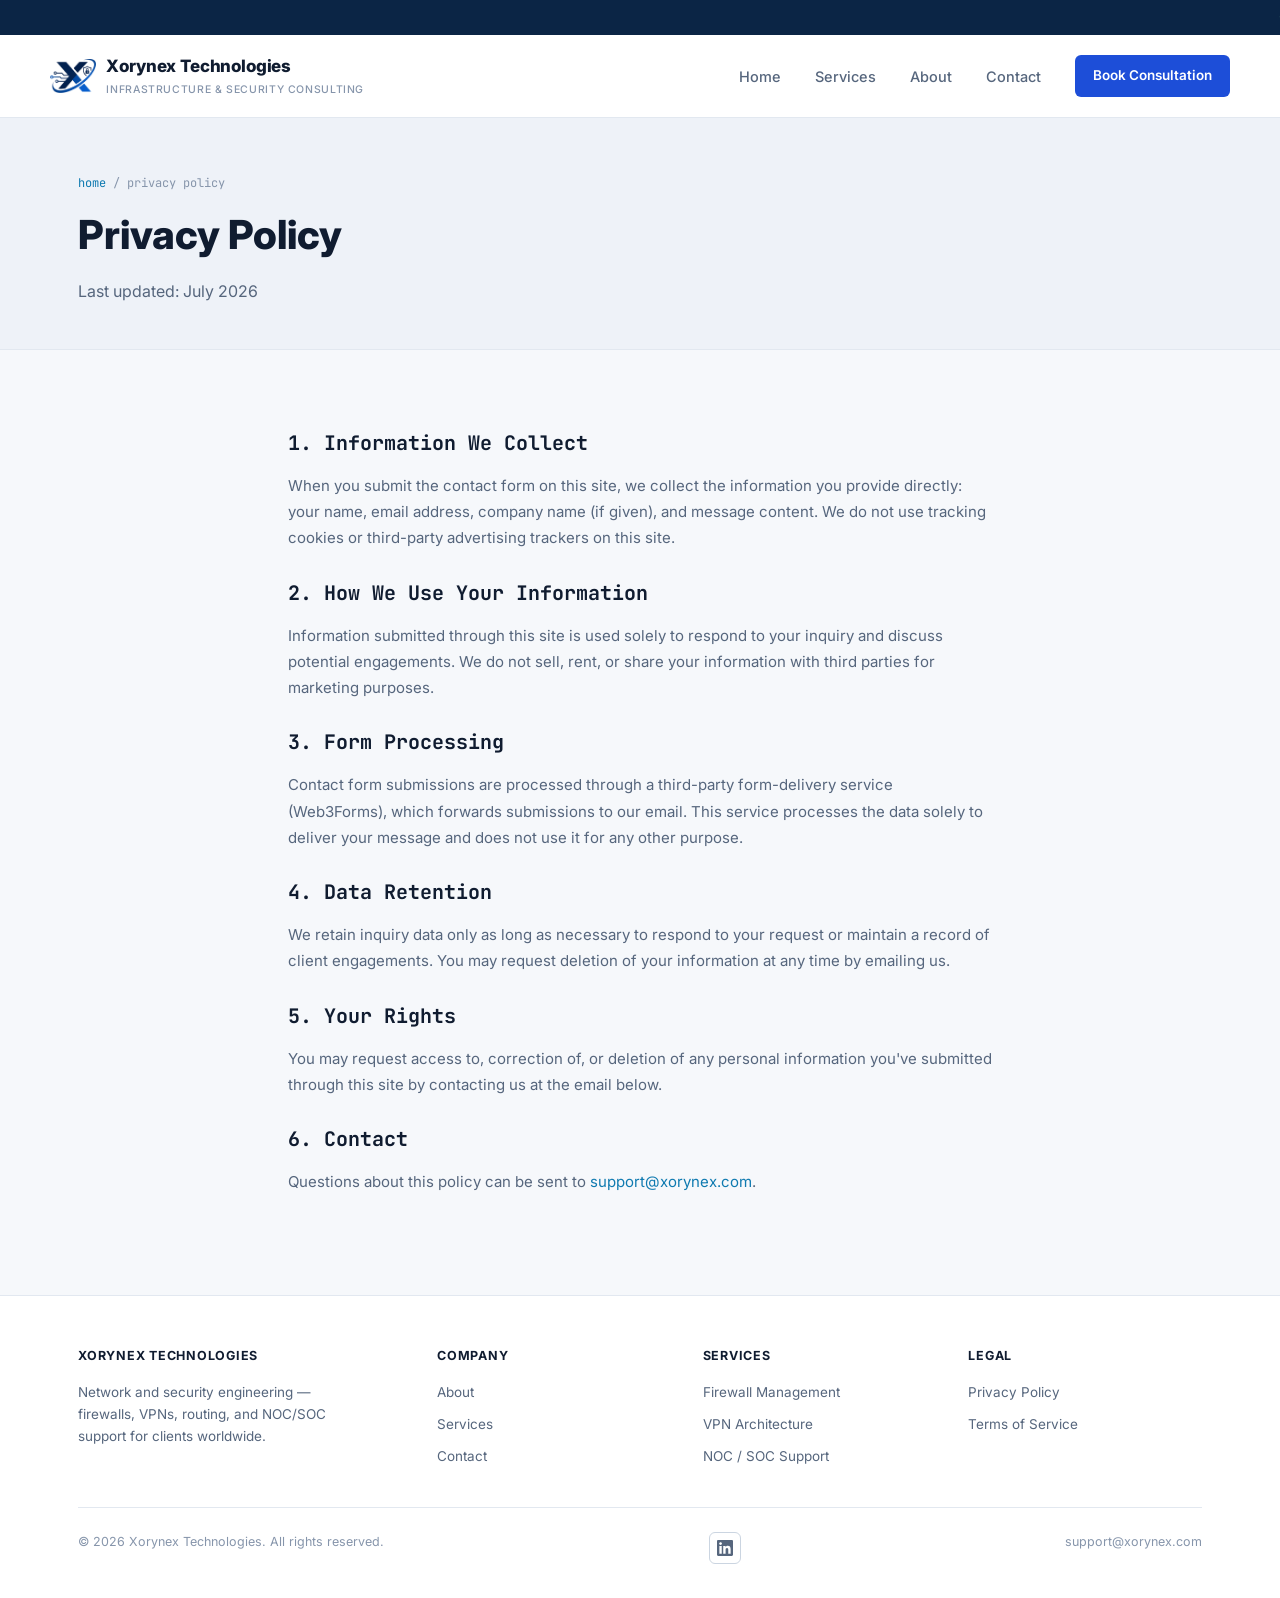
<file: privacy.html>
<!DOCTYPE html>
<html lang="en">
<head>
<meta charset="UTF-8">
<meta name="viewport" content="width=device-width, initial-scale=1.0">
<title>Privacy Policy — Xorynex Technologies</title>
<meta name="description" content="Privacy Policy for Xorynex Technologies — how we collect, use, and protect information submitted through this website.">
<link rel="stylesheet" href="style.css">

<!-- Favicons -->
<link rel="icon" href="/favicon.ico" sizes="any">
<link rel="icon" type="image/png" sizes="32x32" href="/favicon-32.png">
<link rel="icon" type="image/png" sizes="16x16" href="/favicon-16.png">
<link rel="apple-touch-icon" href="/apple-touch-icon.png">
<link rel="icon" type="image/png" sizes="192x192" href="/icon-192.png">
<link rel="manifest" href="/site.webmanifest">
<meta name="theme-color" content="#0b2545">

<!-- SEO -->
<link rel="canonical" href="https://xorynex.com/privacy">
<meta name="robots" content="index, follow">

<!-- Open Graph -->
<meta property="og:type" content="website">
<meta property="og:site_name" content="Xorynex Technologies">
<meta property="og:url" content="https://xorynex.com/privacy">
<meta property="og:title" content="Privacy Policy — Xorynex Technologies">
<meta property="og:description" content="Privacy Policy for Xorynex Technologies — how we collect, use, and protect information submitted through this website.">
<meta property="og:image" content="https://xorynex.com/og-image.jpg">
<meta property="og:image:width" content="1200">
<meta property="og:image:height" content="630">

<!-- Twitter -->
<meta name="twitter:card" content="summary_large_image">
<meta name="twitter:title" content="Privacy Policy — Xorynex Technologies">
<meta name="twitter:description" content="Privacy Policy for Xorynex Technologies — how we collect, use, and protect information submitted through this website.">
<meta name="twitter:image" content="https://xorynex.com/og-image.jpg">
</head>
<body>

<div class="ticker">
  <div class="ticker__track">
    <span class="ok">● firewall.policy: enforced</span>
    <span class="data">vpn.tunnels: monitored</span>
    <span class="ok">● noc.monitoring: active</span>
    <span class="warn">soc.alerts: triaged</span>
    <span class="ok">● bgp.sessions: established</span>
    <span class="data">clients: US · EU · MENA</span>
    <span class="ok">● status: accepting new engagements</span>
    <span class="ok">● firewall.policy: enforced</span>
    <span class="data">vpn.tunnels: monitored</span>
    <span class="ok">● noc.monitoring: active</span>
  </div>
</div>

<header class="site">
  <div class="wrap nav">
    <a href="/" class="brand">
      <img class="brand__logo" src="/logo-icon.png" alt="Xorynex Technologies logo" width="34" height="25">
      <span>Xorynex Technologies<small>Infrastructure &amp; Security Consulting</small></span>
    </a>
    <nav class="nav__links">
      <a href="/">Home</a>
      <a href="/services">Services</a>
      <a href="/about">About</a>
      <a href="/contact">Contact</a>
      <a href="/contact" class="nav__cta">Book Consultation</a>
    </nav>
    <button class="nav__toggle" aria-label="Toggle menu">☰ menu</button>
  </div>
</header>

<main>
  <div class="page-header">
    <div class="wrap">
      <div class="breadcrumb"><a href="/">home</a> / privacy policy</div>
      <h1>Privacy Policy</h1>
      <p>Last updated: July 2026</p>
    </div>
  </div>

  <section style="border-bottom:none;">
    <div class="wrap" style="max-width:760px;">
      <div class="reveal" style="color:var(--text-dim); font-size:15px; line-height:1.75;">

        <h2 style="font-family:var(--font-mono); font-size:20px; color:var(--text-primary); margin:0 0 12px;">1. Information We Collect</h2>
        <p style="margin:0 0 24px;">When you submit the contact form on this site, we collect the information you provide directly: your name, email address, company name (if given), and message content. We do not use tracking cookies or third-party advertising trackers on this site.</p>

        <h2 style="font-family:var(--font-mono); font-size:20px; color:var(--text-primary); margin:0 0 12px;">2. How We Use Your Information</h2>
        <p style="margin:0 0 24px;">Information submitted through this site is used solely to respond to your inquiry and discuss potential engagements. We do not sell, rent, or share your information with third parties for marketing purposes.</p>

        <h2 style="font-family:var(--font-mono); font-size:20px; color:var(--text-primary); margin:0 0 12px;">3. Form Processing</h2>
        <p style="margin:0 0 24px;">Contact form submissions are processed through a third-party form-delivery service (Web3Forms), which forwards submissions to our email. This service processes the data solely to deliver your message and does not use it for any other purpose.</p>

        <h2 style="font-family:var(--font-mono); font-size:20px; color:var(--text-primary); margin:0 0 12px;">4. Data Retention</h2>
        <p style="margin:0 0 24px;">We retain inquiry data only as long as necessary to respond to your request or maintain a record of client engagements. You may request deletion of your information at any time by emailing us.</p>

        <h2 style="font-family:var(--font-mono); font-size:20px; color:var(--text-primary); margin:0 0 12px;">5. Your Rights</h2>
        <p style="margin:0 0 24px;">You may request access to, correction of, or deletion of any personal information you've submitted through this site by contacting us at the email below.</p>

        <h2 style="font-family:var(--font-mono); font-size:20px; color:var(--text-primary); margin:0 0 12px;">6. Contact</h2>
        <p style="margin:0 0 24px;">Questions about this policy can be sent to <a href="mailto:support@xorynex.com" style="color:var(--wire);">support@xorynex.com</a>.</p>

      </div>
    </div>
  </section>
</main>

<footer class="site">
  <div class="wrap">
    <div class="footer__grid">
      <div class="footer__col">
        <h4>Xorynex Technologies</h4>
        <p>Network and security engineering — firewalls, VPNs, routing, and NOC/SOC support for clients worldwide.</p>
      </div>
      <div class="footer__col">
        <h4>Company</h4>
        <ul>
          <li><a href="/about">About</a></li>
          <li><a href="/services">Services</a></li>
          <li><a href="/contact">Contact</a></li>
        </ul>
      </div>
      <div class="footer__col">
        <h4>Services</h4>
        <ul>
          <li><a href="/services#firewall">Firewall Management</a></li>
          <li><a href="/services#vpn">VPN Architecture</a></li>
          <li><a href="/services#noc-soc">NOC / SOC Support</a></li>
        </ul>
      </div>
      <div class="footer__col">
        <h4>Legal</h4>
        <ul>
          <li><a href="/privacy">Privacy Policy</a></li>
          <li><a href="/terms">Terms of Service</a></li>
        </ul>
      </div>
    </div>
    <div class="footer__bottom">
      <span>© 2026 Xorynex Technologies. All rights reserved.</span>
      <div class="footer__social">
        <a href="https://www.linkedin.com/company/xorynex-technologies" target="_blank" rel="noopener noreferrer" aria-label="LinkedIn">
          <svg viewBox="0 0 24 24" fill="currentColor">
            <path d="M20.447 20.452h-3.554v-5.569c0-1.328-.027-3.037-1.852-3.037-1.853 0-2.136 1.445-2.136 2.939v5.667H9.351V9h3.414v1.561h.046c.477-.9 1.637-1.85 3.37-1.85 3.601 0 4.267 2.37 4.267 5.455v6.286zM5.337 7.433c-1.144 0-2.063-.926-2.063-2.065 0-1.138.92-2.063 2.063-2.063 1.14 0 2.064.925 2.064 2.063 0 1.139-.925 2.065-2.064 2.065zm1.782 13.019H3.555V9h3.564v11.452zM22.225 0H1.771C.792 0 0 .774 0 1.729v20.542C0 23.227.792 24 1.771 24h20.451C23.2 24 24 23.227 24 22.271V1.729C24 .774 23.2 0 22.222 0h.003z"/>
          </svg>
        </a>
      </div>
      <span>support@xorynex.com</span>
    </div>
  </div>
</footer>

<script src="script.js"></script>
</body>
</html>
</file>
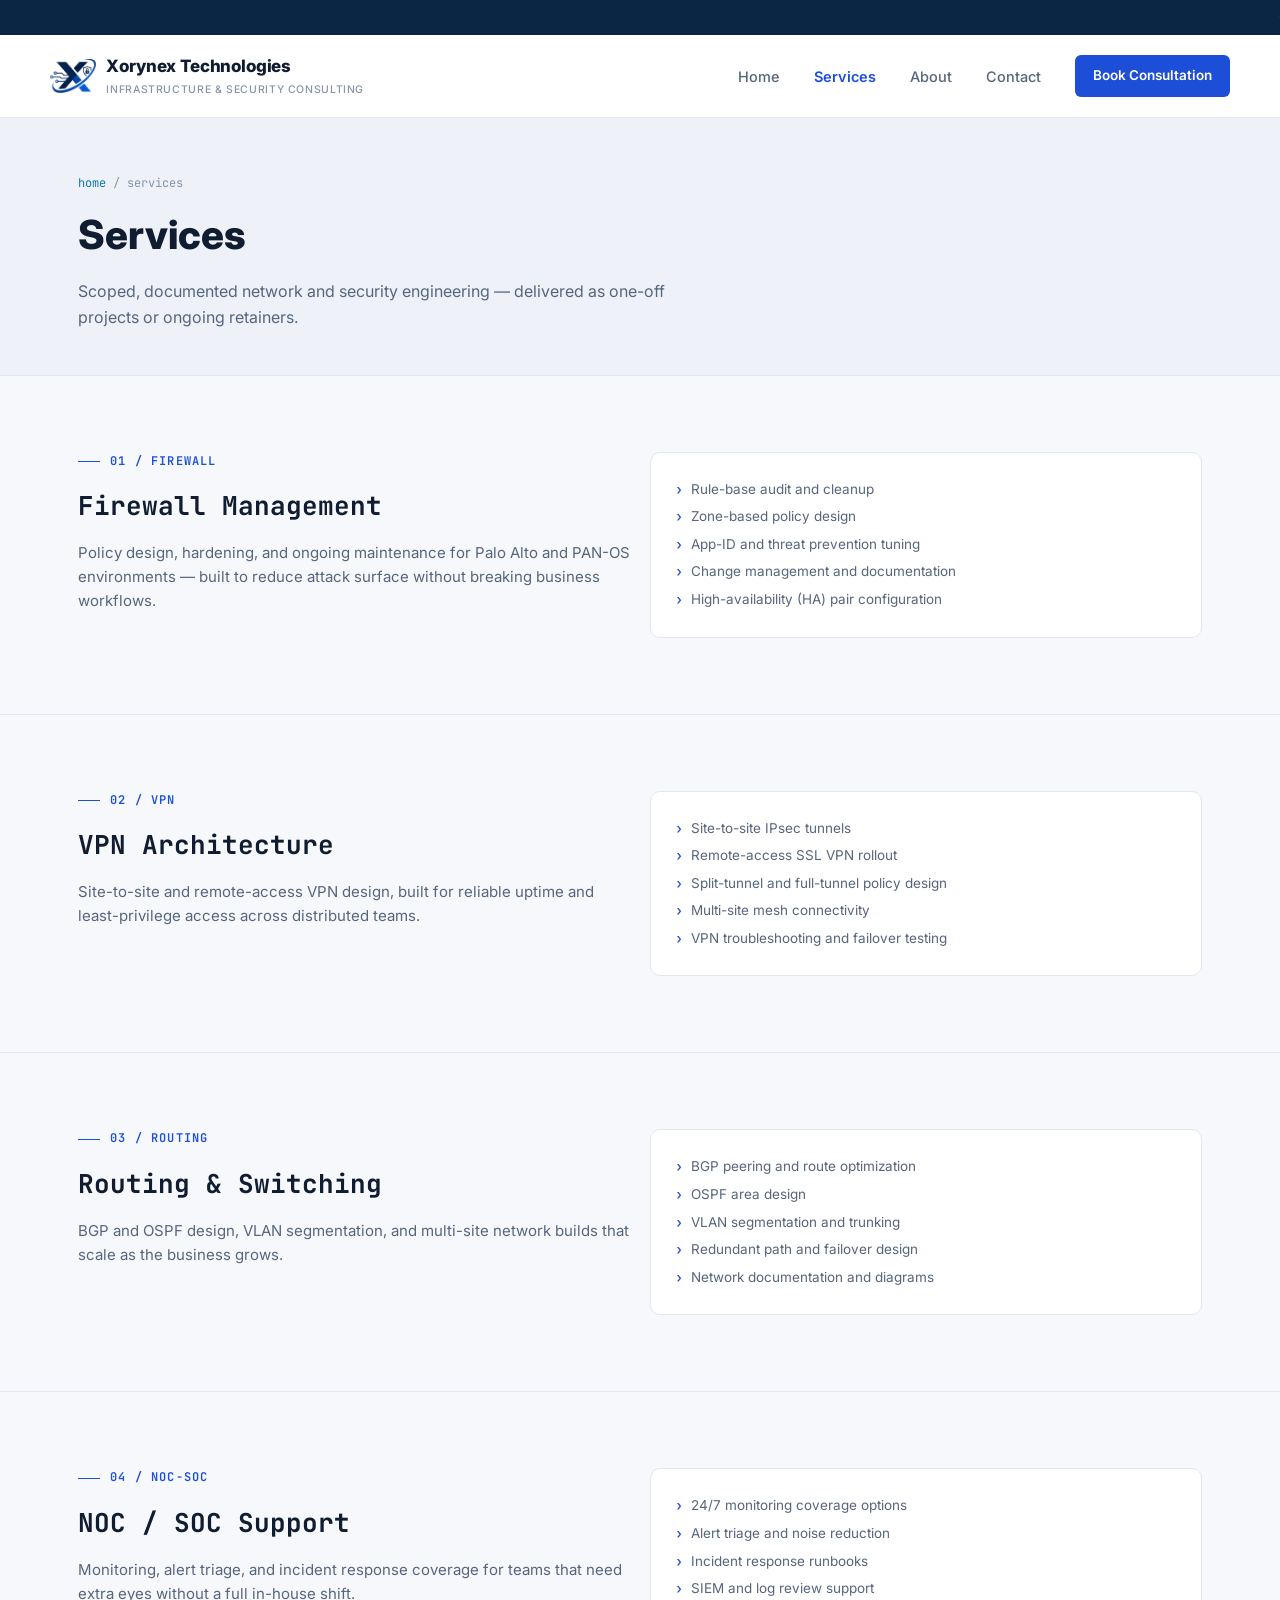
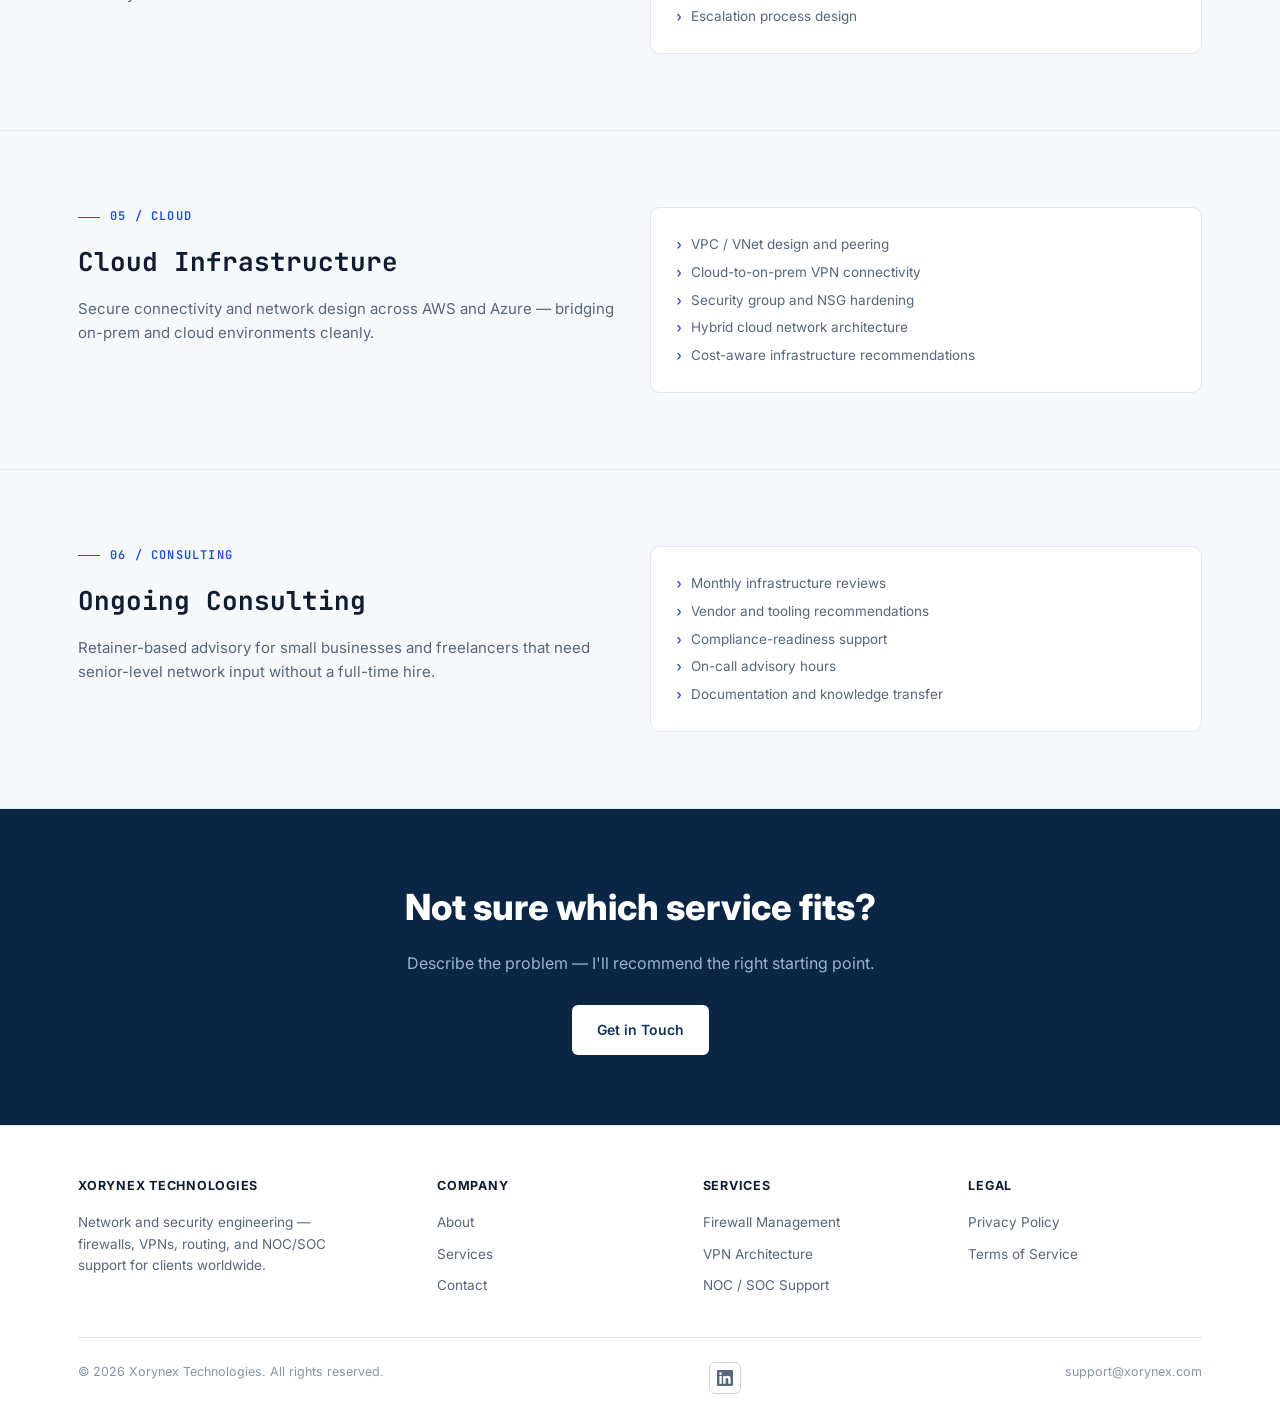
<file: services.html>
<!DOCTYPE html>
<html lang="en">
<head>
<meta charset="UTF-8">
<meta name="viewport" content="width=device-width, initial-scale=1.0">
<title>Services — Xorynex Technologies</title>
<meta name="description" content="Firewall management, VPN architecture, routing & switching, NOC/SOC support, and cloud infrastructure services from Xorynex Technologies.">
<link rel="stylesheet" href="style.css">

<!-- Favicons -->
<link rel="icon" href="/favicon.ico" sizes="any">
<link rel="icon" type="image/png" sizes="32x32" href="/favicon-32.png">
<link rel="icon" type="image/png" sizes="16x16" href="/favicon-16.png">
<link rel="apple-touch-icon" href="/apple-touch-icon.png">
<link rel="icon" type="image/png" sizes="192x192" href="/icon-192.png">
<link rel="manifest" href="/site.webmanifest">
<meta name="theme-color" content="#0b2545">

<!-- SEO -->
<link rel="canonical" href="https://xorynex.com/services">
<meta name="robots" content="index, follow">

<!-- Open Graph -->
<meta property="og:type" content="website">
<meta property="og:site_name" content="Xorynex Technologies">
<meta property="og:url" content="https://xorynex.com/services">
<meta property="og:title" content="Services — Xorynex Technologies">
<meta property="og:description" content="Firewall management, VPN architecture, routing & switching, NOC/SOC support, and cloud infrastructure services from Xorynex Technologies.">
<meta property="og:image" content="https://xorynex.com/og-image.jpg">
<meta property="og:image:width" content="1200">
<meta property="og:image:height" content="630">

<!-- Twitter -->
<meta name="twitter:card" content="summary_large_image">
<meta name="twitter:title" content="Services — Xorynex Technologies">
<meta name="twitter:description" content="Firewall management, VPN architecture, routing & switching, NOC/SOC support, and cloud infrastructure services from Xorynex Technologies.">
<meta name="twitter:image" content="https://xorynex.com/og-image.jpg">
</head>
<body>

<div class="ticker">
  <div class="ticker__track">
    <span class="ok">● firewall.policy: enforced</span>
    <span class="data">vpn.tunnels: monitored</span>
    <span class="ok">● noc.monitoring: online</span>
    <span class="warn">soc.alerts: triaged</span>
    <span class="ok">● bgp.sessions: established</span>
    <span class="data">clients: US · EU · MENA</span>
    <span class="ok">● status: accepting new engagements</span>
    <span class="ok">● firewall.policy: enforced</span>
    <span class="data">vpn.tunnels: monitored</span>
    <span class="ok">● noc.monitoring: online</span>
  </div>
</div>

<header class="site">
  <div class="wrap nav">
    <a href="/" class="brand">
      <img class="brand__logo" src="/logo-icon.png" alt="Xorynex Technologies logo" width="34" height="25">
      <span>Xorynex Technologies<small>Infrastructure &amp; Security Consulting</small></span>
    </a>
    <nav class="nav__links">
      <a href="/">Home</a>
      <a href="/services" class="current">Services</a>
      <a href="/about">About</a>
      <a href="/contact">Contact</a>
      <a href="/contact" class="nav__cta">Book Consultation</a>
    </nav>
    <button class="nav__toggle" aria-label="Toggle menu">☰ menu</button>
  </div>
</header>

<main>
  <div class="page-header">
    <div class="wrap">
      <div class="breadcrumb"><a href="/">home</a> / services</div>
      <h1>Services</h1>
      <p>Scoped, documented network and security engineering — delivered as one-off projects or ongoing retainers.</p>
    </div>
  </div>

  <section id="firewall">
    <div class="wrap grid-2" style="align-items:start;">
      <div class="reveal">
        <div class="eyebrow">01 / firewall</div>
        <h2 style="font-family:var(--font-mono); font-size:26px; margin:0 0 14px;">Firewall Management</h2>
        <p style="color:var(--text-dim); font-size:15px;">Policy design, hardening, and ongoing maintenance for Palo Alto and PAN-OS environments — built to reduce attack surface without breaking business workflows.</p>
      </div>
      <div class="card reveal">
        <ul>
          <li>Rule-base audit and cleanup</li>
          <li>Zone-based policy design</li>
          <li>App-ID and threat prevention tuning</li>
          <li>Change management and documentation</li>
          <li>High-availability (HA) pair configuration</li>
        </ul>
      </div>
    </div>
  </section>

  <section id="vpn">
    <div class="wrap grid-2" style="align-items:start;">
      <div class="reveal">
        <div class="eyebrow">02 / vpn</div>
        <h2 style="font-family:var(--font-mono); font-size:26px; margin:0 0 14px;">VPN Architecture</h2>
        <p style="color:var(--text-dim); font-size:15px;">Site-to-site and remote-access VPN design, built for reliable uptime and least-privilege access across distributed teams.</p>
      </div>
      <div class="card reveal">
        <ul>
          <li>Site-to-site IPsec tunnels</li>
          <li>Remote-access SSL VPN rollout</li>
          <li>Split-tunnel and full-tunnel policy design</li>
          <li>Multi-site mesh connectivity</li>
          <li>VPN troubleshooting and failover testing</li>
        </ul>
      </div>
    </div>
  </section>

  <section id="routing">
    <div class="wrap grid-2" style="align-items:start;">
      <div class="reveal">
        <div class="eyebrow">03 / routing</div>
        <h2 style="font-family:var(--font-mono); font-size:26px; margin:0 0 14px;">Routing &amp; Switching</h2>
        <p style="color:var(--text-dim); font-size:15px;">BGP and OSPF design, VLAN segmentation, and multi-site network builds that scale as the business grows.</p>
      </div>
      <div class="card reveal">
        <ul>
          <li>BGP peering and route optimization</li>
          <li>OSPF area design</li>
          <li>VLAN segmentation and trunking</li>
          <li>Redundant path and failover design</li>
          <li>Network documentation and diagrams</li>
        </ul>
      </div>
    </div>
  </section>

  <section id="noc-soc">
    <div class="wrap grid-2" style="align-items:start;">
      <div class="reveal">
        <div class="eyebrow">04 / noc-soc</div>
        <h2 style="font-family:var(--font-mono); font-size:26px; margin:0 0 14px;">NOC / SOC Support</h2>
        <p style="color:var(--text-dim); font-size:15px;">Monitoring, alert triage, and incident response coverage for teams that need extra eyes without a full in-house shift.</p>
      </div>
      <div class="card reveal">
        <ul>
          <li>24/7 monitoring coverage options</li>
          <li>Alert triage and noise reduction</li>
          <li>Incident response runbooks</li>
          <li>SIEM and log review support</li>
          <li>Escalation process design</li>
        </ul>
      </div>
    </div>
  </section>

  <section id="cloud">
    <div class="wrap grid-2" style="align-items:start;">
      <div class="reveal">
        <div class="eyebrow">05 / cloud</div>
        <h2 style="font-family:var(--font-mono); font-size:26px; margin:0 0 14px;">Cloud Infrastructure</h2>
        <p style="color:var(--text-dim); font-size:15px;">Secure connectivity and network design across AWS and Azure — bridging on-prem and cloud environments cleanly.</p>
      </div>
      <div class="card reveal">
        <ul>
          <li>VPC / VNet design and peering</li>
          <li>Cloud-to-on-prem VPN connectivity</li>
          <li>Security group and NSG hardening</li>
          <li>Hybrid cloud network architecture</li>
          <li>Cost-aware infrastructure recommendations</li>
        </ul>
      </div>
    </div>
  </section>

  <section id="consulting" style="border-bottom:none;">
    <div class="wrap grid-2" style="align-items:start;">
      <div class="reveal">
        <div class="eyebrow">06 / consulting</div>
        <h2 style="font-family:var(--font-mono); font-size:26px; margin:0 0 14px;">Ongoing Consulting</h2>
        <p style="color:var(--text-dim); font-size:15px;">Retainer-based advisory for small businesses and freelancers that need senior-level network input without a full-time hire.</p>
      </div>
      <div class="card reveal">
        <ul>
          <li>Monthly infrastructure reviews</li>
          <li>Vendor and tooling recommendations</li>
          <li>Compliance-readiness support</li>
          <li>On-call advisory hours</li>
          <li>Documentation and knowledge transfer</li>
        </ul>
      </div>
    </div>
  </section>

  <section class="cta-band" style="border-bottom:none; border-top:1px solid var(--line);">
    <div class="wrap">
      <h2>Not sure which service fits?</h2>
      <p>Describe the problem — I'll recommend the right starting point.</p>
      <div class="btn-row"><a href="/contact" class="btn btn--primary">Get in Touch</a></div>
    </div>
  </section>
</main>

<footer class="site">
  <div class="wrap">
    <div class="footer__grid">
      <div class="footer__col">
        <h4>Xorynex Technologies</h4>
        <p>Network and security engineering — firewalls, VPNs, routing, and NOC/SOC support for clients worldwide.</p>
      </div>
      <div class="footer__col">
        <h4>Company</h4>
        <ul>
          <li><a href="/about">About</a></li>
          <li><a href="/services">Services</a></li>
          <li><a href="/contact">Contact</a></li>
        </ul>
      </div>
      <div class="footer__col">
        <h4>Services</h4>
        <ul>
          <li><a href="/services#firewall">Firewall Management</a></li>
          <li><a href="/services#vpn">VPN Architecture</a></li>
          <li><a href="/services#noc-soc">NOC / SOC Support</a></li>
        </ul>
      </div>
      <div class="footer__col">
        <h4>Legal</h4>
        <ul>
          <li><a href="/privacy">Privacy Policy</a></li>
          <li><a href="/terms">Terms of Service</a></li>
        </ul>
      </div>
    </div>
    <div class="footer__bottom">
      <span>© 2026 Xorynex Technologies. All rights reserved.</span>
      <div class="footer__social">
        <a href="https://www.linkedin.com/company/xorynex-technologies" target="_blank" rel="noopener noreferrer" aria-label="LinkedIn">
          <svg viewBox="0 0 24 24" fill="currentColor">
            <path d="M20.447 20.452h-3.554v-5.569c0-1.328-.027-3.037-1.852-3.037-1.853 0-2.136 1.445-2.136 2.939v5.667H9.351V9h3.414v1.561h.046c.477-.9 1.637-1.85 3.37-1.85 3.601 0 4.267 2.37 4.267 5.455v6.286zM5.337 7.433c-1.144 0-2.063-.926-2.063-2.065 0-1.138.92-2.063 2.063-2.063 1.14 0 2.064.925 2.064 2.063 0 1.139-.925 2.065-2.064 2.065zm1.782 13.019H3.555V9h3.564v11.452zM22.225 0H1.771C.792 0 0 .774 0 1.729v20.542C0 23.227.792 24 1.771 24h20.451C23.2 24 24 23.227 24 22.271V1.729C24 .774 23.2 0 22.222 0h.003z"/>
          </svg>
        </a>
      </div>
      <span>support@xorynex.com</span>
    </div>
  </div>
</footer>

<script src="script.js"></script>
</body>
</html>
</file>
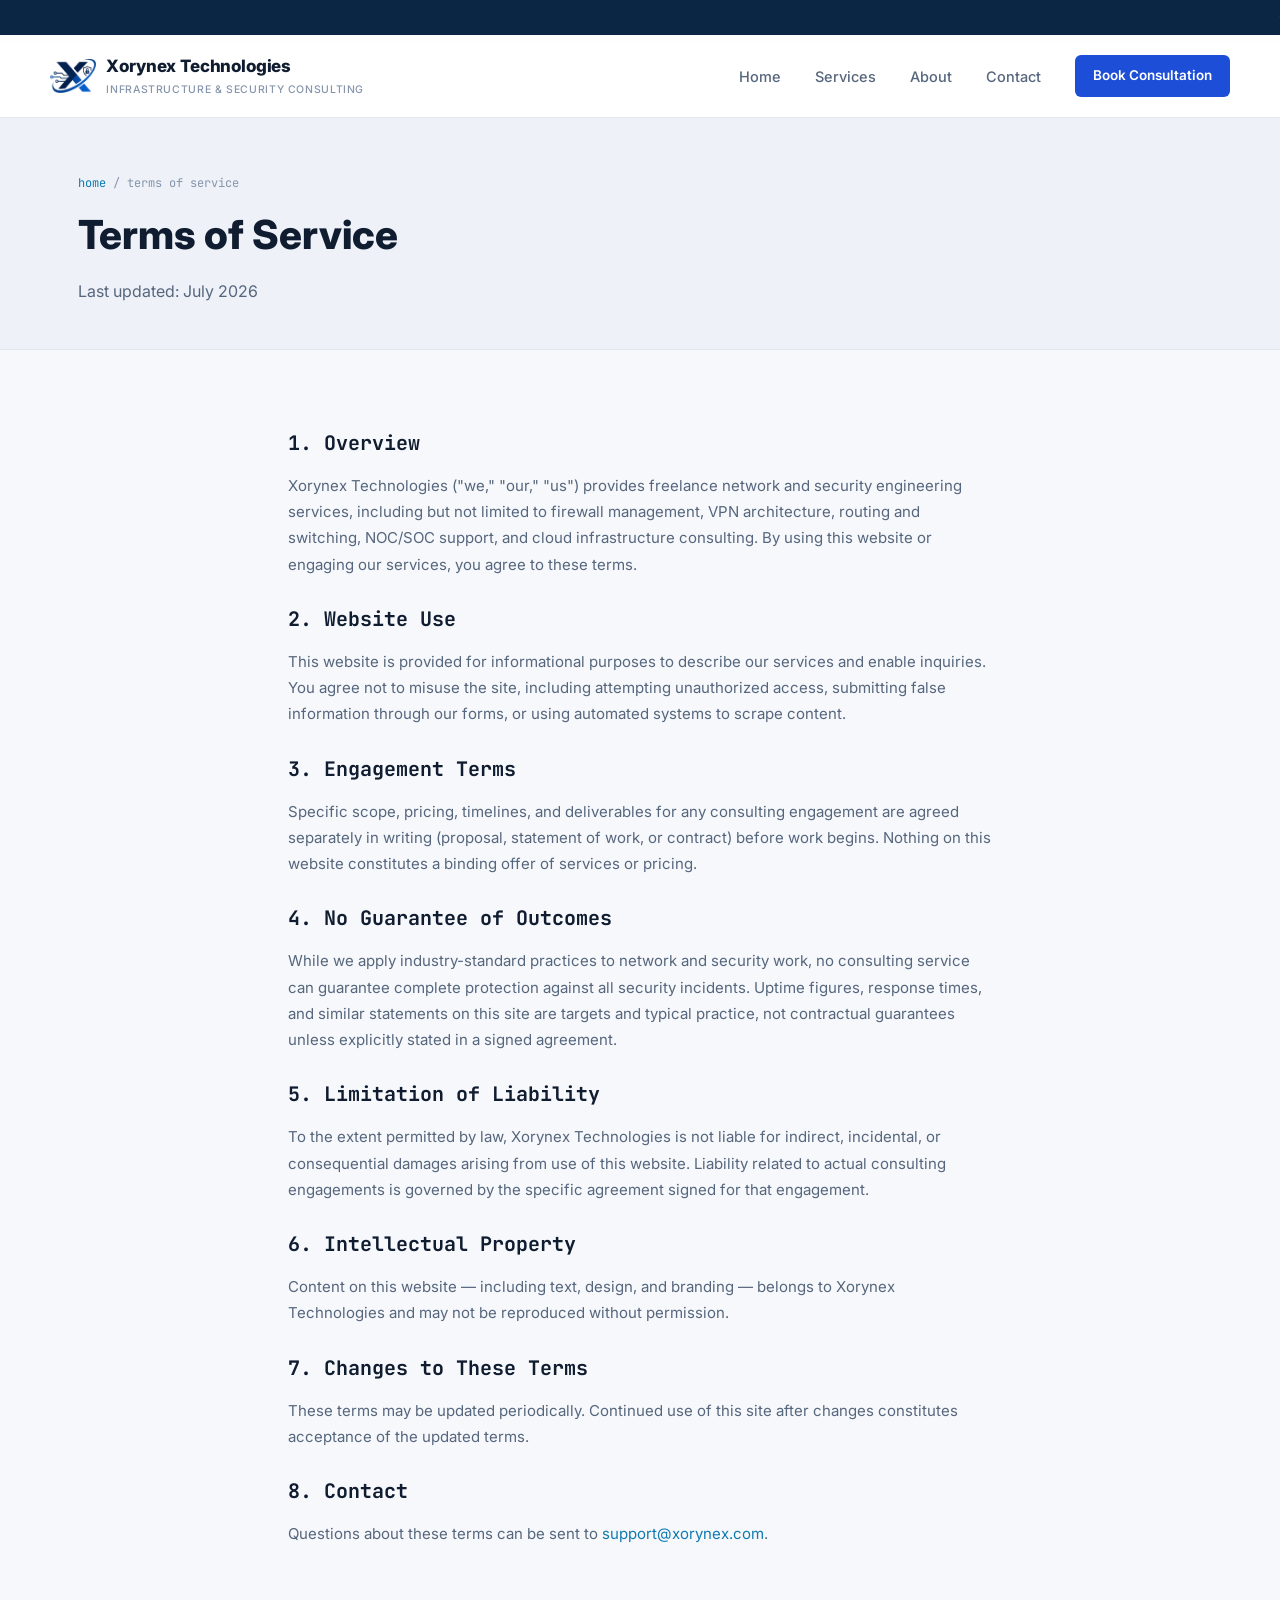
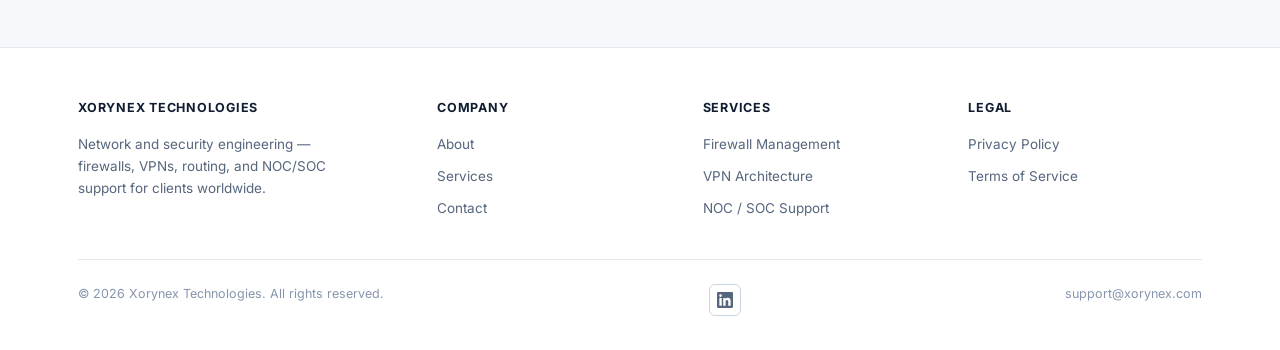
<file: terms.html>
<!DOCTYPE html>
<html lang="en">
<head>
<meta charset="UTF-8">
<meta name="viewport" content="width=device-width, initial-scale=1.0">
<title>Terms of Service — Xorynex Technologies</title>
<meta name="description" content="Terms of Service for Xorynex Technologies — engagement terms, website use, and liability for network and security consulting services.">
<link rel="stylesheet" href="style.css">

<!-- Favicons -->
<link rel="icon" href="/favicon.ico" sizes="any">
<link rel="icon" type="image/png" sizes="32x32" href="/favicon-32.png">
<link rel="icon" type="image/png" sizes="16x16" href="/favicon-16.png">
<link rel="apple-touch-icon" href="/apple-touch-icon.png">
<link rel="icon" type="image/png" sizes="192x192" href="/icon-192.png">
<link rel="manifest" href="/site.webmanifest">
<meta name="theme-color" content="#0b2545">

<!-- SEO -->
<link rel="canonical" href="https://xorynex.com/terms">
<meta name="robots" content="index, follow">

<!-- Open Graph -->
<meta property="og:type" content="website">
<meta property="og:site_name" content="Xorynex Technologies">
<meta property="og:url" content="https://xorynex.com/terms">
<meta property="og:title" content="Terms of Service — Xorynex Technologies">
<meta property="og:description" content="Terms of Service for Xorynex Technologies — engagement terms, website use, and liability for network and security consulting services.">
<meta property="og:image" content="https://xorynex.com/og-image.jpg">
<meta property="og:image:width" content="1200">
<meta property="og:image:height" content="630">

<!-- Twitter -->
<meta name="twitter:card" content="summary_large_image">
<meta name="twitter:title" content="Terms of Service — Xorynex Technologies">
<meta name="twitter:description" content="Terms of Service for Xorynex Technologies — engagement terms, website use, and liability for network and security consulting services.">
<meta name="twitter:image" content="https://xorynex.com/og-image.jpg">
</head>
<body>

<div class="ticker">
  <div class="ticker__track">
    <span class="ok">● firewall.policy: enforced</span>
    <span class="data">vpn.tunnels: monitored</span>
    <span class="ok">● noc.monitoring: active</span>
    <span class="warn">soc.alerts: triaged</span>
    <span class="ok">● bgp.sessions: established</span>
    <span class="data">clients: US · EU · MENA</span>
    <span class="ok">● status: accepting new engagements</span>
    <span class="ok">● firewall.policy: enforced</span>
    <span class="data">vpn.tunnels: monitored</span>
    <span class="ok">● noc.monitoring: active</span>
  </div>
</div>

<header class="site">
  <div class="wrap nav">
    <a href="/" class="brand">
      <img class="brand__logo" src="/logo-icon.png" alt="Xorynex Technologies logo" width="34" height="25">
      <span>Xorynex Technologies<small>Infrastructure &amp; Security Consulting</small></span>
    </a>
    <nav class="nav__links">
      <a href="/">Home</a>
      <a href="/services">Services</a>
      <a href="/about">About</a>
      <a href="/contact">Contact</a>
      <a href="/contact" class="nav__cta">Book Consultation</a>
    </nav>
    <button class="nav__toggle" aria-label="Toggle menu">☰ menu</button>
  </div>
</header>

<main>
  <div class="page-header">
    <div class="wrap">
      <div class="breadcrumb"><a href="/">home</a> / terms of service</div>
      <h1>Terms of Service</h1>
      <p>Last updated: July 2026</p>
    </div>
  </div>

  <section style="border-bottom:none;">
    <div class="wrap" style="max-width:760px;">
      <div class="reveal" style="color:var(--text-dim); font-size:15px; line-height:1.75;">

        <h2 style="font-family:var(--font-mono); font-size:20px; color:var(--text-primary); margin:0 0 12px;">1. Overview</h2>
        <p style="margin:0 0 24px;">Xorynex Technologies ("we," "our," "us") provides freelance network and security engineering services, including but not limited to firewall management, VPN architecture, routing and switching, NOC/SOC support, and cloud infrastructure consulting. By using this website or engaging our services, you agree to these terms.</p>

        <h2 style="font-family:var(--font-mono); font-size:20px; color:var(--text-primary); margin:0 0 12px;">2. Website Use</h2>
        <p style="margin:0 0 24px;">This website is provided for informational purposes to describe our services and enable inquiries. You agree not to misuse the site, including attempting unauthorized access, submitting false information through our forms, or using automated systems to scrape content.</p>

        <h2 style="font-family:var(--font-mono); font-size:20px; color:var(--text-primary); margin:0 0 12px;">3. Engagement Terms</h2>
        <p style="margin:0 0 24px;">Specific scope, pricing, timelines, and deliverables for any consulting engagement are agreed separately in writing (proposal, statement of work, or contract) before work begins. Nothing on this website constitutes a binding offer of services or pricing.</p>

        <h2 style="font-family:var(--font-mono); font-size:20px; color:var(--text-primary); margin:0 0 12px;">4. No Guarantee of Outcomes</h2>
        <p style="margin:0 0 24px;">While we apply industry-standard practices to network and security work, no consulting service can guarantee complete protection against all security incidents. Uptime figures, response times, and similar statements on this site are targets and typical practice, not contractual guarantees unless explicitly stated in a signed agreement.</p>

        <h2 style="font-family:var(--font-mono); font-size:20px; color:var(--text-primary); margin:0 0 12px;">5. Limitation of Liability</h2>
        <p style="margin:0 0 24px;">To the extent permitted by law, Xorynex Technologies is not liable for indirect, incidental, or consequential damages arising from use of this website. Liability related to actual consulting engagements is governed by the specific agreement signed for that engagement.</p>

        <h2 style="font-family:var(--font-mono); font-size:20px; color:var(--text-primary); margin:0 0 12px;">6. Intellectual Property</h2>
        <p style="margin:0 0 24px;">Content on this website — including text, design, and branding — belongs to Xorynex Technologies and may not be reproduced without permission.</p>

        <h2 style="font-family:var(--font-mono); font-size:20px; color:var(--text-primary); margin:0 0 12px;">7. Changes to These Terms</h2>
        <p style="margin:0 0 24px;">These terms may be updated periodically. Continued use of this site after changes constitutes acceptance of the updated terms.</p>

        <h2 style="font-family:var(--font-mono); font-size:20px; color:var(--text-primary); margin:0 0 12px;">8. Contact</h2>
        <p style="margin:0 0 24px;">Questions about these terms can be sent to <a href="mailto:support@xorynex.com" style="color:var(--wire);">support@xorynex.com</a>.</p>

      </div>
    </div>
  </section>
</main>

<footer class="site">
  <div class="wrap">
    <div class="footer__grid">
      <div class="footer__col">
        <h4>Xorynex Technologies</h4>
        <p>Network and security engineering — firewalls, VPNs, routing, and NOC/SOC support for clients worldwide.</p>
      </div>
      <div class="footer__col">
        <h4>Company</h4>
        <ul>
          <li><a href="/about">About</a></li>
          <li><a href="/services">Services</a></li>
          <li><a href="/contact">Contact</a></li>
        </ul>
      </div>
      <div class="footer__col">
        <h4>Services</h4>
        <ul>
          <li><a href="/services#firewall">Firewall Management</a></li>
          <li><a href="/services#vpn">VPN Architecture</a></li>
          <li><a href="/services#noc-soc">NOC / SOC Support</a></li>
        </ul>
      </div>
      <div class="footer__col">
        <h4>Legal</h4>
        <ul>
          <li><a href="/privacy">Privacy Policy</a></li>
          <li><a href="/terms">Terms of Service</a></li>
        </ul>
      </div>
    </div>
    <div class="footer__bottom">
      <span>© 2026 Xorynex Technologies. All rights reserved.</span>
      <div class="footer__social">
        <a href="https://www.linkedin.com/company/xorynex-technologies" target="_blank" rel="noopener noreferrer" aria-label="LinkedIn">
          <svg viewBox="0 0 24 24" fill="currentColor">
            <path d="M20.447 20.452h-3.554v-5.569c0-1.328-.027-3.037-1.852-3.037-1.853 0-2.136 1.445-2.136 2.939v5.667H9.351V9h3.414v1.561h.046c.477-.9 1.637-1.85 3.37-1.85 3.601 0 4.267 2.37 4.267 5.455v6.286zM5.337 7.433c-1.144 0-2.063-.926-2.063-2.065 0-1.138.92-2.063 2.063-2.063 1.14 0 2.064.925 2.064 2.063 0 1.139-.925 2.065-2.064 2.065zm1.782 13.019H3.555V9h3.564v11.452zM22.225 0H1.771C.792 0 0 .774 0 1.729v20.542C0 23.227.792 24 1.771 24h20.451C23.2 24 24 23.227 24 22.271V1.729C24 .774 23.2 0 22.222 0h.003z"/>
          </svg>
        </a>
      </div>
      <span>support@xorynex.com</span>
    </div>
  </div>
</footer>

<script src="script.js"></script>
</body>
</html>
</file>
<file: style.css>
/* ==========================================================================
   Xorynex Technologies — Professional Trust Design System
   Clean, corporate, navy/blue palette for small business & freelance clients
   ========================================================================== */

@import url('https://fonts.googleapis.com/css2?family=JetBrains+Mono:wght@400;500;600;700&family=Inter:wght@400;500;600;700;800&display=swap');

:root {
  /* Color tokens — light, professional, navy/blue */
  --bg-void:      #f6f8fb;   /* page background */
  --bg-panel:     #ffffff;   /* card / panel background */
  --bg-panel-alt: #eef2f8;   /* secondary panel background */
  --bg-dark:      #0b2545;   /* deep navy, used sparingly (ticker, CTA band) */
  --bg-dark-alt:  #102c52;
  --line:         #e2e8f0;
  --line-bright:  #cbd5e1;
  --text-primary: #101c30;   /* near-navy body/heading text */
  --text-dim:     #56667d;
  --text-faint:   #8695ab;
  --text-on-dark: #eaf1fb;
  --text-on-dark-dim: #9fb3cf;
  --signal:       #1d4ed8;   /* primary brand blue — CTAs, links, accents */
  --signal-dim:   #dbe6fb;   /* light blue tint for success/accent backgrounds */
  --signal-deep:  #14345c;   /* deep navy accent for hovers/emphasis */
  --alert:        #b7791f;   /* warning accent, muted amber */
  --critical:     #c0362c;   /* muted red, used sparingly */
  --wire:         #0f7ab0;   /* secondary accent — links/data */

  --font-mono: 'JetBrains Mono', ui-monospace, 'SFMono-Regular', monospace;
  --font-sans: 'Inter', -apple-system, BlinkMacSystemFont, sans-serif;

  --radius: 6px;
  --max-w: 1180px;
}

* { box-sizing: border-box; }

html { scroll-behavior: smooth; }

body {
  margin: 0;
  background: var(--bg-void);
  color: var(--text-primary);
  font-family: var(--font-sans);
  font-size: 16px;
  line-height: 1.6;
  -webkit-font-smoothing: antialiased;
}

a { color: inherit; text-decoration: none; }

img { max-width: 100%; display: block; }

.wrap {
  max-width: var(--max-w);
  margin: 0 auto;
  padding: 0 28px;
}

::selection { background: var(--signal-dim); color: var(--signal-deep); }

/* Reduced motion */
@media (prefers-reduced-motion: reduce) {
  * { animation-duration: 0.001ms !important; animation-iteration-count: 1 !important; transition-duration: 0.001ms !important; scroll-behavior: auto !important; }
}

/* Focus visibility */
a:focus-visible, button:focus-visible, input:focus-visible, textarea:focus-visible {
  outline: 2px solid var(--signal);
  outline-offset: 2px;
}

/* ==========================================================================
   Status ticker — restyled as a calm navy trust bar
   ========================================================================== */

.ticker {
  background: var(--bg-dark);
  overflow: hidden;
  white-space: nowrap;
  font-family: var(--font-mono);
  font-size: 12px;
  color: var(--text-on-dark-dim);
  padding: 8px 0;
}

.ticker__track {
  display: inline-block;
  padding-left: 100%;
  animation: ticker-scroll 42s linear infinite;
}

.ticker__track span { margin-right: 48px; }
.ticker__track span.ok   { color: #7fd4a8; }
.ticker__track span.warn { color: #e3b968; }
.ticker__track span.data { color: #8fc4ea; }

@keyframes ticker-scroll {
  0%   { transform: translateX(0); }
  100% { transform: translateX(-100%); }
}

/* ==========================================================================
   Header / Nav
   ========================================================================== */

header.site {
  border-bottom: 1px solid var(--line);
  background: rgba(255, 255, 255, 0.92);
  backdrop-filter: blur(6px);
  position: sticky;
  top: 0;
  z-index: 50;
}

.nav {
  display: flex;
  align-items: center;
  justify-content: space-between;
  padding: 18px 0;
}

.brand {
  display: flex;
  align-items: center;
  gap: 10px;
  font-family: var(--font-sans);
  font-weight: 800;
  font-size: 17px;
  letter-spacing: -0.01em;
  color: var(--text-primary);
}

.brand__dot {
  width: 9px;
  height: 9px;
  border-radius: 50%;
  background: var(--signal);
  flex-shrink: 0;
}

.brand__logo {
  height: 34px;
  width: auto;
  flex-shrink: 0;
  display: block;
}

.brand small {
  display: block;
  font-family: var(--font-sans);
  font-weight: 500;
  font-size: 10.5px;
  color: var(--text-faint);
  letter-spacing: 0.06em;
  text-transform: uppercase;
  margin-top: 2px;
}

.nav__links {
  display: flex;
  align-items: center;
  gap: 34px;
  font-family: var(--font-sans);
  font-weight: 500;
  font-size: 14.5px;
}

.nav__links a {
  color: var(--text-dim);
  transition: color 0.15s ease;
  position: relative;
}
.nav__links a:hover { color: var(--text-primary); }
.nav__links a.current { color: var(--signal); font-weight: 600; }

.nav__cta {
  font-family: var(--font-sans);
  font-size: 13.5px;
  font-weight: 600;
  color: #fff !important;
  background: var(--signal);
  padding: 10px 18px;
  border-radius: var(--radius);
  transition: background 0.15s ease;
}
.nav__cta:hover { background: var(--signal-deep); }

.nav__toggle {
  display: none;
  background: none;
  border: 1px solid var(--line-bright);
  color: var(--text-primary);
  border-radius: var(--radius);
  padding: 7px 10px;
  font-family: var(--font-sans);
  font-weight: 500;
  cursor: pointer;
}

@media (max-width: 820px) {
  .nav__links { display: none; }
  .nav__toggle { display: inline-block; }
  .nav__links.open {
    display: flex;
    flex-direction: column;
    position: absolute;
    top: 100%;
    left: 0;
    right: 0;
    background: var(--bg-panel);
    border-bottom: 1px solid var(--line);
    padding: 18px 28px;
    gap: 16px;
    z-index: 60;
    box-shadow: 0 12px 24px -12px rgba(16, 28, 48, 0.15);
  }
}

/* ==========================================================================
   Eyebrow / section labels
   ========================================================================== */

.eyebrow {
  font-family: var(--font-mono);
  font-size: 12px;
  color: var(--signal);
  letter-spacing: 0.1em;
  text-transform: uppercase;
  display: flex;
  align-items: center;
  gap: 10px;
  margin-bottom: 14px;
  font-weight: 600;
}

.eyebrow::before {
  content: '';
  width: 22px;
  height: 1px;
  background: var(--signal);
}

/* ==========================================================================
   Hero
   ========================================================================== */

.hero {
  padding: 88px 0 72px;
  border-bottom: 1px solid var(--line);
}

.hero__grid {
  display: grid;
  grid-template-columns: 1.15fr 0.85fr;
  gap: 56px;
  align-items: center;
}

@media (max-width: 900px) {
  .hero__grid { grid-template-columns: 1fr; }
}

.hero h1 {
  font-family: var(--font-sans);
  font-size: clamp(32px, 5vw, 50px);
  line-height: 1.15;
  font-weight: 800;
  margin: 0 0 20px;
  letter-spacing: -0.02em;
  color: var(--text-primary);
}

.hero h1 .accent { color: var(--signal); }

.hero p.lead {
  font-size: 17px;
  color: var(--text-dim);
  max-width: 52ch;
  margin: 0 0 30px;
}

.btn-row { display: flex; gap: 14px; flex-wrap: wrap; }

.btn {
  font-family: var(--font-sans);
  font-size: 14px;
  font-weight: 600;
  padding: 13px 24px;
  border-radius: var(--radius);
  display: inline-flex;
  align-items: center;
  gap: 8px;
  cursor: pointer;
  border: 1px solid transparent;
  transition: transform 0.12s ease, background 0.12s ease, border-color 0.12s ease, color 0.12s ease;
}
.btn:hover { transform: translateY(-1px); }

.btn--primary { background: var(--signal); color: #fff; box-shadow: 0 8px 20px -8px rgba(29, 78, 216, 0.45); }
.btn--primary:hover { background: var(--signal-deep); }

.btn--ghost {
  background: transparent;
  color: var(--text-primary);
  border-color: var(--line-bright);
}
.btn--ghost:hover { border-color: var(--signal); color: var(--signal); }

/* Console panel graphic used in hero — restyled as a clean status card */
.console {
  background: var(--bg-panel);
  border: 1px solid var(--line);
  border-radius: 10px;
  overflow: hidden;
  box-shadow: 0 24px 48px -28px rgba(16, 28, 48, 0.22);
}

.console__bar {
  display: flex;
  align-items: center;
  gap: 7px;
  padding: 12px 16px;
  background: var(--bg-panel-alt);
  border-bottom: 1px solid var(--line);
}
.console__bar span {
  width: 9px; height: 9px; border-radius: 50%; background: var(--line-bright);
}
.console__bar .title {
  margin-left: 8px;
  font-family: var(--font-mono);
  font-size: 11.5px;
  color: var(--text-faint);
}

.console__body {
  padding: 20px 22px;
  font-family: var(--font-mono);
  font-size: 13px;
  color: var(--text-dim);
}
.console__body .row { display: flex; justify-content: space-between; padding: 8px 0; border-bottom: 1px dashed var(--line); }
.console__body .row:last-child { border-bottom: none; }
.console__body .row .k { color: var(--text-faint); }
.console__body .row .v.ok { color: var(--signal); font-weight: 600; }
.console__body .row .v.warn { color: var(--alert); }
.console__body .cursor-line { margin-top: 12px; color: var(--signal); font-weight: 600; }
.console__body .cursor-line::after {
  content: '_';
  animation: blink 1s step-end infinite;
}
@keyframes blink { 50% { opacity: 0; } }

/* ==========================================================================
   Sections generic
   ========================================================================== */

section { padding: 76px 0; border-bottom: 1px solid var(--line); }
section:last-of-type { border-bottom: none; }

.section-head { max-width: 640px; margin-bottom: 46px; }
.section-head h2 {
  font-family: var(--font-sans);
  font-size: clamp(24px, 3.4vw, 34px);
  margin: 0 0 12px;
  font-weight: 800;
  letter-spacing: -0.01em;
  color: var(--text-primary);
}
.section-head p { color: var(--text-dim); font-size: 15.5px; margin: 0; }

/* ==========================================================================
   Service cards
   ========================================================================== */

.grid-3 { display: grid; grid-template-columns: repeat(3, 1fr); gap: 20px; }
.grid-2 { display: grid; grid-template-columns: repeat(2, 1fr); gap: 20px; }

@media (max-width: 900px) { .grid-3 { grid-template-columns: 1fr 1fr; } }
@media (max-width: 620px) { .grid-3, .grid-2 { grid-template-columns: 1fr; } }

.card {
  background: var(--bg-panel);
  border: 1px solid var(--line);
  border-radius: 10px;
  padding: 26px 24px;
  transition: border-color 0.15s ease, transform 0.15s ease, box-shadow 0.15s ease;
}
.card:hover { border-color: var(--signal); transform: translateY(-2px); box-shadow: 0 16px 32px -22px rgba(16, 28, 48, 0.25); }

.card__index {
  font-family: var(--font-mono);
  font-size: 11px;
  color: var(--text-faint);
  margin-bottom: 14px;
  display: flex;
  align-items: center;
  gap: 8px;
}
.card__index .dot { width: 6px; height: 6px; border-radius: 50%; background: var(--signal); }

.card h3 {
  font-family: var(--font-sans);
  font-size: 18px;
  margin: 0 0 10px;
  font-weight: 700;
  color: var(--text-primary);
}

.card p { color: var(--text-dim); font-size: 14.5px; margin: 0 0 14px; }

.card ul {
  list-style: none;
  margin: 0;
  padding: 0;
  font-size: 13.5px;
  color: var(--text-dim);
  display: flex;
  flex-direction: column;
  gap: 6px;
}
.card ul li::before { content: '› '; color: var(--signal); font-family: var(--font-mono); font-weight: 600; }

.card a.more {
  display: inline-block;
  margin-top: 16px;
  font-family: var(--font-sans);
  font-size: 13.5px;
  font-weight: 600;
  color: var(--wire);
}
.card a.more:hover { text-decoration: underline; }

/* ==========================================================================
   Testimonials (client feedback log)
   ========================================================================== */

.log-entry {
  background: var(--bg-panel);
  border: 1px solid var(--line);
  border-left: 3px solid var(--signal);
  border-radius: 8px;
  padding: 22px 24px;
  margin-bottom: 16px;
}

.log-entry__meta {
  font-family: var(--font-mono);
  font-size: 11.5px;
  color: var(--text-faint);
  display: flex;
  justify-content: space-between;
  margin-bottom: 12px;
  flex-wrap: wrap;
  gap: 8px;
}
.log-entry__meta .status { color: var(--signal); font-weight: 600; }

.log-entry p.quote {
  font-size: 15px;
  color: var(--text-primary);
  margin: 0 0 12px;
  line-height: 1.65;
}

.log-entry__author {
  font-family: var(--font-sans);
  font-size: 13px;
  color: var(--text-dim);
}
.log-entry__author strong { color: var(--text-primary); }

/* ==========================================================================
   Scenario cards (Example Engagements) — icon-fronted card grid
   ========================================================================== */

.scenario-grid {
  display: grid;
  grid-template-columns: repeat(3, 1fr);
  gap: 20px;
}
@media (max-width: 900px) { .scenario-grid { grid-template-columns: 1fr; } }

.scenario-card {
  background: var(--bg-panel);
  border: 1px solid var(--line);
  border-left: 3px solid var(--signal);
  border-radius: 10px;
  padding: 26px 24px;
  margin-bottom: 0;
  transition: border-color 0.15s ease, transform 0.15s ease, box-shadow 0.15s ease;
}
.scenario-card:hover {
  transform: translateY(-2px);
  box-shadow: 0 16px 32px -22px rgba(16, 28, 48, 0.25);
}

.scenario-card__top {
  display: flex;
  align-items: flex-start;
  justify-content: space-between;
  margin-bottom: 16px;
}

.scenario-icon {
  width: 44px;
  height: 44px;
  border-radius: 10px;
  background: var(--signal-dim);
  display: flex;
  align-items: center;
  justify-content: center;
  flex-shrink: 0;
  color: var(--signal);
}
.scenario-icon svg { width: 22px; height: 22px; }

.scenario-card .log-entry__meta { margin-bottom: 12px; }

/* ==========================================================================
   Review cards (Client Feedback) — star-rated testimonial grid
   ========================================================================== */

.review-grid {
  display: grid;
  grid-template-columns: repeat(3, 1fr);
  gap: 20px;
}
@media (max-width: 900px) { .review-grid { grid-template-columns: 1fr; } }

.review-card {
  transition: border-color 0.15s ease, transform 0.15s ease, box-shadow 0.15s ease;
}
.review-card:hover {
  transform: translateY(-2px);
  box-shadow: 0 16px 32px -22px rgba(16, 28, 48, 0.25);
}

.review-card__stars {
  color: var(--signal);
  font-size: 14px;
  letter-spacing: 2px;
  margin-bottom: 12px;
}

.placeholder-tag {
  display: inline-block;
  font-family: var(--font-mono);
  font-size: 10px;
  color: var(--alert);
  border: 1px solid var(--alert);
  border-radius: 3px;
  padding: 2px 6px;
  margin-left: 8px;
  vertical-align: middle;
  letter-spacing: 0.04em;
}

/* ==========================================================================
   Stats strip
   ========================================================================== */

.stats {
  display: grid;
  grid-template-columns: repeat(4, 1fr);
  border: 1px solid var(--line);
  border-radius: 10px;
  overflow: hidden;
}
@media (max-width: 700px) { .stats { grid-template-columns: 1fr 1fr; } }

.stat {
  padding: 26px 20px;
  border-right: 1px solid var(--line);
  background: var(--bg-panel);
}
.stat:last-child { border-right: none; }
.stat .num {
  font-family: var(--font-sans);
  font-size: 30px;
  font-weight: 800;
  color: var(--signal);
}
.stat .label {
  font-size: 12.5px;
  color: var(--text-faint);
  margin-top: 6px;
  text-transform: uppercase;
  letter-spacing: 0.04em;
}

/* ==========================================================================
   Forms
   ========================================================================== */

.contact-grid {
  display: grid;
  grid-template-columns: 1fr 0.7fr;
  gap: 40px;
  align-items: start;
}
@media (max-width: 780px) {
  .contact-grid { grid-template-columns: 1fr; gap: 32px; }
}

.form-panel {
  background: var(--bg-panel);
  border: 1px solid var(--line);
  border-radius: 10px;
  padding: 34px;
  box-shadow: 0 20px 40px -30px rgba(16, 28, 48, 0.2);
}

.field { margin-bottom: 20px; }
.field label {
  display: block;
  font-family: var(--font-sans);
  font-size: 13px;
  font-weight: 600;
  color: var(--text-dim);
  margin-bottom: 8px;
}
.field input, .field textarea, .field select {
  width: 100%;
  background: var(--bg-void);
  border: 1px solid var(--line-bright);
  border-radius: var(--radius);
  color: var(--text-primary);
  font-family: var(--font-sans);
  font-size: 14.5px;
  padding: 12px 14px;
  transition: border-color 0.15s ease, box-shadow 0.15s ease;
}
.field input:focus, .field textarea:focus, .field select:focus {
  border-color: var(--signal);
  box-shadow: 0 0 0 3px var(--signal-dim);
  outline: none;
}
.field textarea { resize: vertical; min-height: 130px; }

.form-status {
  font-family: var(--font-sans);
  font-size: 13.5px;
  margin-top: 16px;
  display: none;
  padding: 12px 14px;
  border-radius: var(--radius);
}
.form-status.show { display: block; }
.form-status.ok { background: var(--signal-dim); border: 1px solid #b7cef3; color: var(--signal-deep); }
.form-status.err { background: #fbe9e7; border: 1px solid #eab3ab; color: var(--critical); }

/* ==========================================================================
   Contact info cards
   ========================================================================== */

.contact-meta { display: flex; flex-direction: column; gap: 14px; }
.contact-meta .item {
  border: 1px solid var(--line);
  border-radius: 10px;
  padding: 18px 20px;
  background: var(--bg-panel);
}
.contact-meta .item .k {
  font-family: var(--font-mono);
  font-size: 11px;
  color: var(--text-faint);
  text-transform: uppercase;
  letter-spacing: 0.06em;
  margin-bottom: 6px;
}
.contact-meta .item .v { font-size: 15px; color: var(--text-primary); }
.contact-meta .item .v a { color: var(--wire); }

/* ==========================================================================
   CTA band
   ========================================================================== */

.cta-band {
  text-align: center;
  padding: 70px 0;
  background: var(--bg-dark);
  color: var(--text-on-dark);
}
.cta-band h2 {
  font-family: var(--font-sans);
  font-size: clamp(24px, 3.6vw, 36px);
  margin: 0 0 14px;
  font-weight: 800;
  color: #fff;
}
.cta-band p { color: var(--text-on-dark-dim); margin: 0 0 28px; }
.cta-band .btn-row { justify-content: center; }
.cta-band .btn--primary { background: #fff; color: var(--signal-deep); box-shadow: none; }
.cta-band .btn--primary:hover { background: var(--signal-dim); }

/* ==========================================================================
   Footer
   ========================================================================== */

footer.site {
  padding: 50px 0 34px;
  font-size: 13.5px;
  background: var(--bg-panel);
  border-top: 1px solid var(--line);
}
.footer__grid {
  display: grid;
  grid-template-columns: 1.4fr 1fr 1fr 1fr;
  gap: 32px;
  margin-bottom: 40px;
}
@media (max-width: 760px) { .footer__grid { grid-template-columns: 1fr 1fr; } }

.footer__col h4 {
  font-family: var(--font-sans);
  font-size: 12.5px;
  color: var(--text-primary);
  font-weight: 700;
  text-transform: uppercase;
  letter-spacing: 0.06em;
  margin: 0 0 16px;
}
.footer__col ul { list-style: none; margin: 0; padding: 0; display: flex; flex-direction: column; gap: 10px; }
.footer__col a { color: var(--text-dim); }
.footer__col a:hover { color: var(--signal); }
.footer__col p { color: var(--text-dim); font-size: 13.5px; margin: 0; max-width: 32ch; }

.footer__bottom {
  border-top: 1px solid var(--line);
  padding-top: 24px;
  display: flex;
  justify-content: space-between;
  flex-wrap: wrap;
  gap: 12px;
  color: var(--text-faint);
  font-family: var(--font-sans);
  font-size: 12.5px;
}

/* ==========================================================================
   Page header (interior pages)
   ========================================================================== */

.page-header {
  padding: 56px 0 44px;
  border-bottom: 1px solid var(--line);
  background: var(--bg-panel-alt);
}
.page-header h1 {
  font-family: var(--font-sans);
  font-size: clamp(28px, 4vw, 40px);
  margin: 10px 0 12px;
  font-weight: 800;
  color: var(--text-primary);
}
.page-header p { color: var(--text-dim); max-width: 60ch; margin: 0; }
.breadcrumb {
  font-family: var(--font-mono);
  font-size: 12px;
  color: var(--text-faint);
}
.breadcrumb a { color: var(--wire); }

/* fade-in on scroll */
.reveal {
  opacity: 0;
  transform: translateY(14px);
  transition: opacity 0.5s ease, transform 0.5s ease;
}
.reveal.in { opacity: 1; transform: translateY(0); }

/* ==========================================================================
   Footer social icons
   ========================================================================== */

.footer__social {
  display: flex;
  align-items: center;
  gap: 14px;
}
.footer__social a {
  display: inline-flex;
  align-items: center;
  justify-content: center;
  width: 32px;
  height: 32px;
  border: 1px solid var(--line-bright);
  border-radius: var(--radius);
  color: var(--text-dim);
  transition: color 0.15s ease, border-color 0.15s ease;
}
.footer__social a:hover { color: var(--signal); border-color: var(--signal); }
.footer__social svg { width: 16px; height: 16px; }

/* ==========================================================================
   Plain-language / small-business section
   ========================================================================== */

.plain-panel {
  background: var(--bg-panel);
  border: 1px solid var(--line);
  border-radius: 12px;
  padding: 40px;
  box-shadow: 0 24px 48px -32px rgba(16, 28, 48, 0.2);
}
@media (max-width: 620px) { .plain-panel { padding: 26px; } }

.plain-panel h2 {
  font-family: var(--font-sans);
  font-size: clamp(22px, 3.2vw, 30px);
  font-weight: 800;
  margin: 0 0 14px;
  color: var(--text-primary);
}
.plain-panel p.intro {
  font-family: var(--font-sans);
  font-size: 16px;
  color: var(--text-dim);
  max-width: 62ch;
  margin: 0 0 28px;
}
.plain-grid {
  display: grid;
  grid-template-columns: repeat(3, 1fr);
  gap: 20px;
}
@media (max-width: 780px) { .plain-grid { grid-template-columns: 1fr; } }

.plain-item {
  background: var(--bg-void);
  border: 1px solid var(--line);
  border-radius: 8px;
  padding: 20px;
}
.plain-item .q {
  font-family: var(--font-sans);
  font-size: 15px;
  font-weight: 600;
  color: var(--text-primary);
  margin: 0 0 8px;
}
.plain-item p {
  font-family: var(--font-sans);
  font-size: 14px;
  color: var(--text-dim);
  margin: 0;
}

.example-tag {
  display: inline-block;
  font-family: var(--font-mono);
  font-size: 10px;
  color: var(--wire);
  border: 1px solid var(--wire);
  border-radius: 3px;
  padding: 2px 6px;
  margin-left: 8px;
  vertical-align: middle;
  letter-spacing: 0.04em;
}

/* ==========================================================================
   Skip link (accessibility)
   ========================================================================== */

.skip-link {
  position: absolute;
  top: -48px;
  left: 12px;
  background: var(--signal);
  color: #fff;
  font-family: var(--font-sans);
  font-size: 13.5px;
  font-weight: 600;
  padding: 10px 16px;
  border-radius: var(--radius);
  z-index: 100;
  transition: top 0.15s ease;
}
.skip-link:focus { top: 12px; }

/* ==========================================================================
   Hero visual (network diagram graphic)
   ========================================================================== */

.hero__visual { width: 100%; height: auto; }
.hero__visual svg { width: 100%; height: auto; display: block; }

@keyframes pulse-node {
  0%, 100% { opacity: 1; }
  50% { opacity: 0.45; }
}
.hero__visual .pulse { animation: pulse-node 2.4s ease-in-out infinite; }

@keyframes flow-dash {
  to { stroke-dashoffset: -24; }
}
.hero__visual .flow {
  stroke-dasharray: 4 8;
  animation: flow-dash 1.4s linear infinite;
}

/* ==========================================================================
   Badge strip (technologies)
   ========================================================================== */

.badge-strip-wrap {
  padding: 32px 0;
  border-bottom: 1px solid var(--line);
  background: var(--bg-panel-alt);
}
.badge-strip-label {
  font-family: var(--font-mono);
  font-size: 11.5px;
  color: var(--text-faint);
  text-transform: uppercase;
  letter-spacing: 0.08em;
  margin-bottom: 16px;
  text-align: center;
}
.badge-strip {
  display: flex;
  flex-wrap: wrap;
  align-items: center;
  justify-content: center;
  gap: 12px 28px;
}
.badge-strip__item {
  font-family: var(--font-sans);
  font-size: 13.5px;
  font-weight: 600;
  color: var(--text-dim);
  display: flex;
  align-items: center;
  gap: 8px;
}
.badge-strip__icon {
  width: 18px;
  height: 18px;
  flex-shrink: 0;
  color: var(--text-dim);
}
.badge-strip__item--text-only {
  padding: 2px 0;
}

/* ==========================================================================
   Card icon (service cards, icon variant)
   ========================================================================== */

.card__icon {
  width: 44px;
  height: 44px;
  border-radius: 10px;
  background: var(--signal-dim);
  color: var(--signal);
  display: flex;
  align-items: center;
  justify-content: center;
  margin-bottom: 16px;
}
.card__icon svg { width: 22px; height: 22px; fill: none; stroke: currentColor; }

/* ==========================================================================
   Why-choose-us grid
   ========================================================================== */

.why-grid {
  display: grid;
  grid-template-columns: repeat(3, 1fr);
  gap: 20px;
}
@media (max-width: 900px) { .why-grid { grid-template-columns: 1fr 1fr; } }
@media (max-width: 620px) { .why-grid { grid-template-columns: 1fr; } }

.why-card {
  background: var(--bg-panel);
  border: 1px solid var(--line);
  border-radius: 10px;
  padding: 26px 24px;
  transition: border-color 0.15s ease, transform 0.15s ease, box-shadow 0.15s ease;
}
.why-card:hover { border-color: var(--signal); transform: translateY(-2px); box-shadow: 0 16px 32px -22px rgba(16, 28, 48, 0.25); }

.why-card__icon {
  width: 40px;
  height: 40px;
  border-radius: 10px;
  background: var(--signal-dim);
  color: var(--signal);
  display: flex;
  align-items: center;
  justify-content: center;
  margin-bottom: 16px;
}
.why-card__icon svg { width: 20px; height: 20px; fill: none; stroke: currentColor; }

.why-card h3 {
  font-family: var(--font-sans);
  font-size: 17px;
  margin: 0 0 8px;
  font-weight: 700;
  color: var(--text-primary);
}
.why-card p { color: var(--text-dim); font-size: 14px; margin: 0; }

/* ==========================================================================
   Process strip (5-stage engagement flow)
   ========================================================================== */

.process-strip {
  display: grid;
  grid-template-columns: repeat(5, 1fr);
  gap: 20px;
}
@media (max-width: 900px) { .process-strip { grid-template-columns: 1fr 1fr; } }
@media (max-width: 480px) { .process-strip { grid-template-columns: 1fr; } }

.process-step {
  border-top: 2px solid var(--signal);
  padding-top: 16px;
}
.process-step__num {
  font-family: var(--font-mono);
  font-size: 13px;
  font-weight: 700;
  color: var(--signal);
  margin-bottom: 10px;
}
.process-step h3 {
  font-family: var(--font-sans);
  font-size: 15.5px;
  margin: 0 0 8px;
  font-weight: 700;
  color: var(--text-primary);
}
.process-step p { color: var(--text-dim); font-size: 13.5px; margin: 0; }

/* ==========================================================================
   Industry grid
   ========================================================================== */

.industry-grid {
  display: grid;
  grid-template-columns: repeat(6, 1fr);
  gap: 16px;
}
@media (max-width: 900px) { .industry-grid { grid-template-columns: repeat(3, 1fr); } }
@media (max-width: 560px) { .industry-grid { grid-template-columns: 1fr 1fr; } }

.industry-item {
  background: var(--bg-panel);
  border: 1px solid var(--line);
  border-radius: 10px;
  padding: 22px 14px;
  display: flex;
  flex-direction: column;
  align-items: center;
  gap: 10px;
  text-align: center;
  transition: border-color 0.15s ease, transform 0.15s ease;
}
.industry-item:hover { border-color: var(--signal); transform: translateY(-2px); }
.industry-item svg { width: 26px; height: 26px; color: var(--signal); fill: none; stroke: currentColor; }
.industry-item span {
  font-family: var(--font-sans);
  font-size: 13px;
  font-weight: 600;
  color: var(--text-primary);
}

/* ==========================================================================
   Footer brand lockup + on-dark eyebrow
   ========================================================================== */

.footer__brand {
  display: flex;
  align-items: center;
  gap: 10px;
  font-family: var(--font-sans);
  font-weight: 800;
  font-size: 16px;
  color: var(--text-primary);
  margin-bottom: 14px;
}
.footer__brand img { height: 21px; width: auto; }

.footer__meta-line {
  font-family: var(--font-mono);
  font-size: 11.5px;
  color: var(--text-faint);
}

.eyebrow--on-dark { color: var(--text-on-dark-dim); }
.eyebrow--on-dark::before { background: var(--text-on-dark-dim); }
</file>
